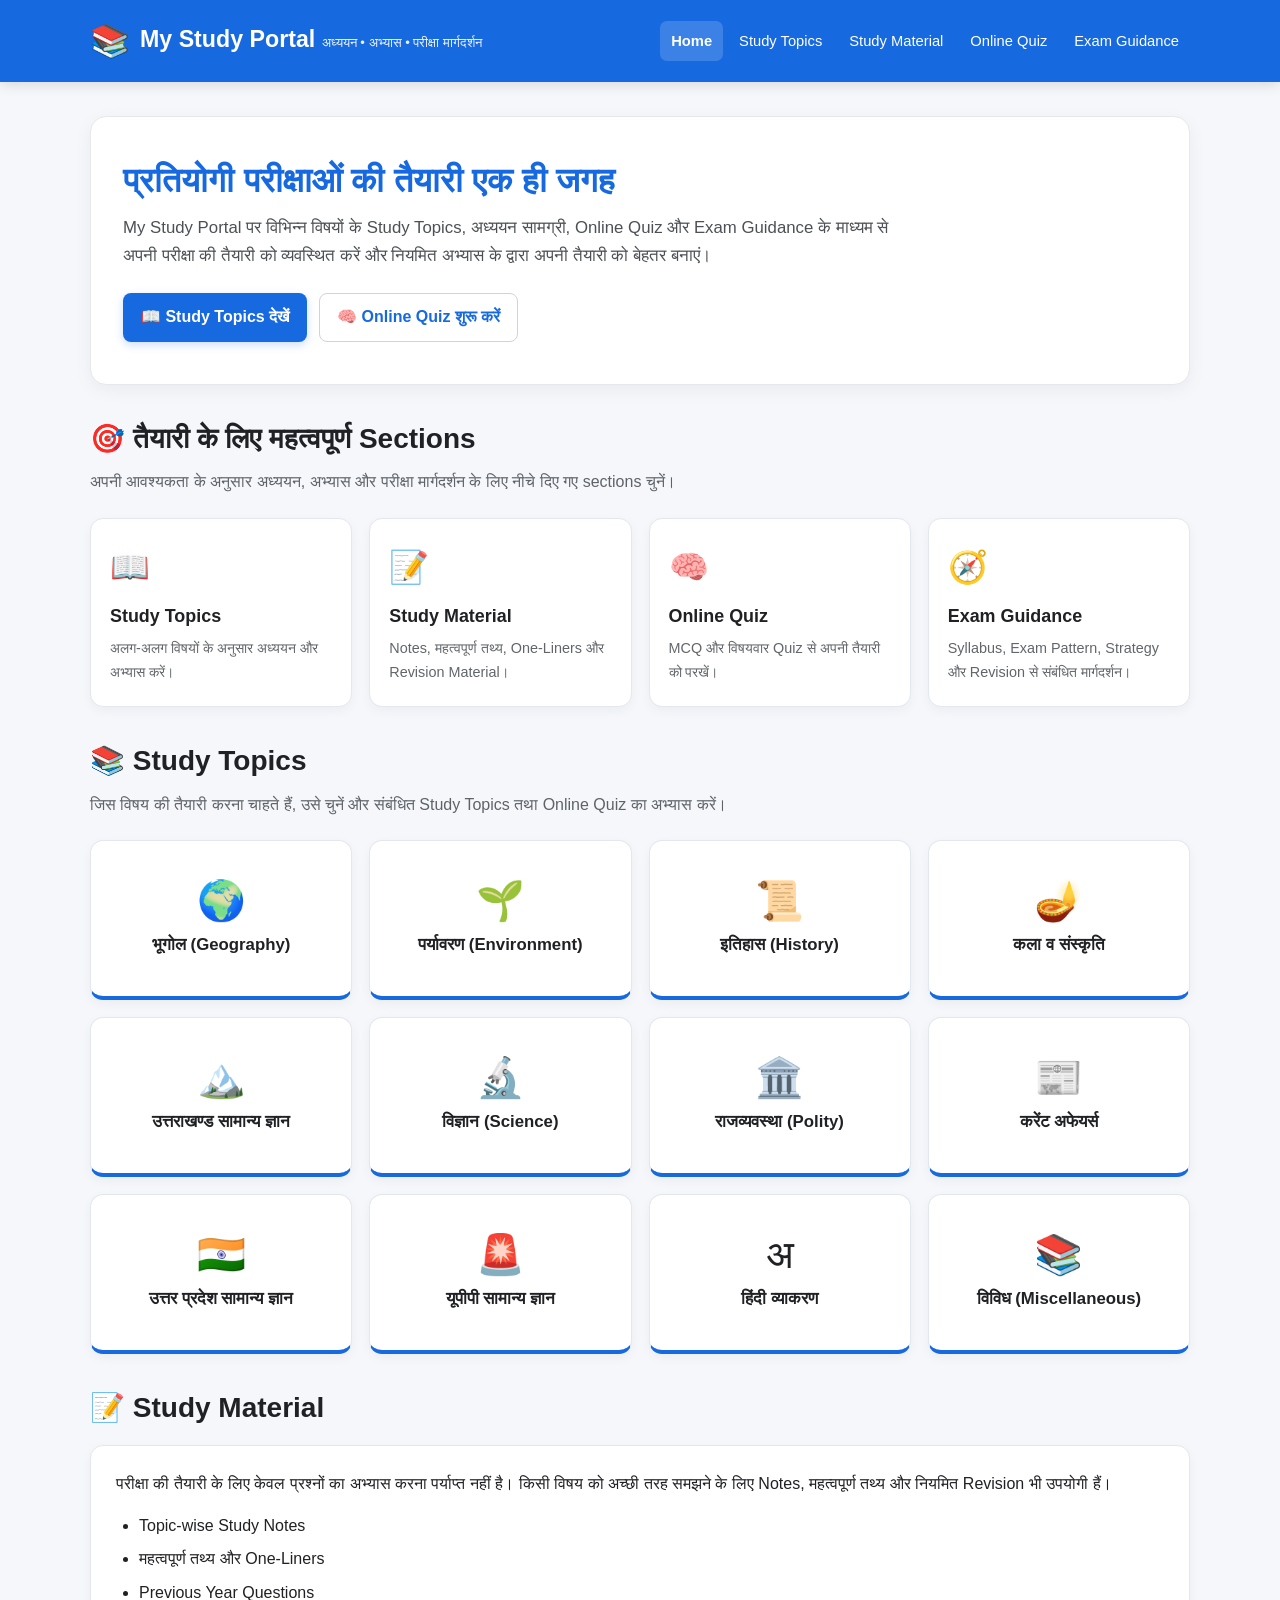
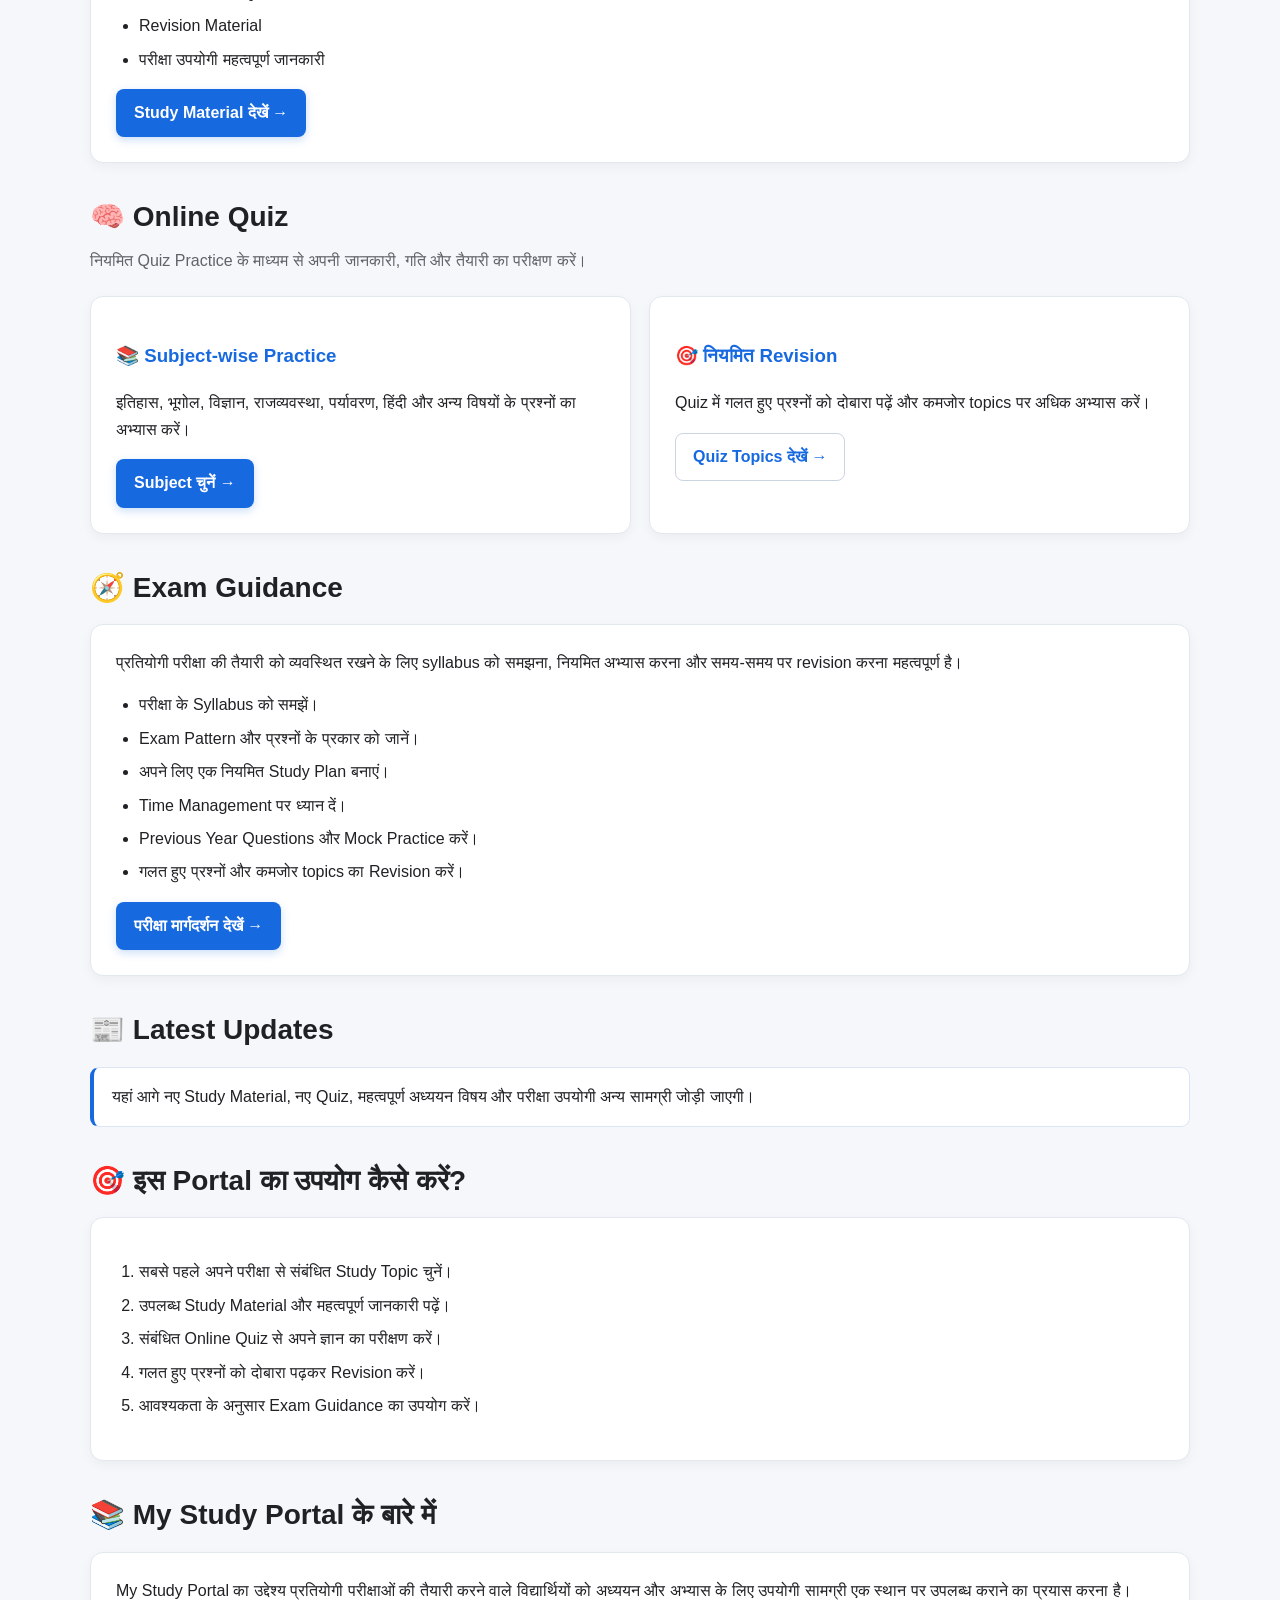
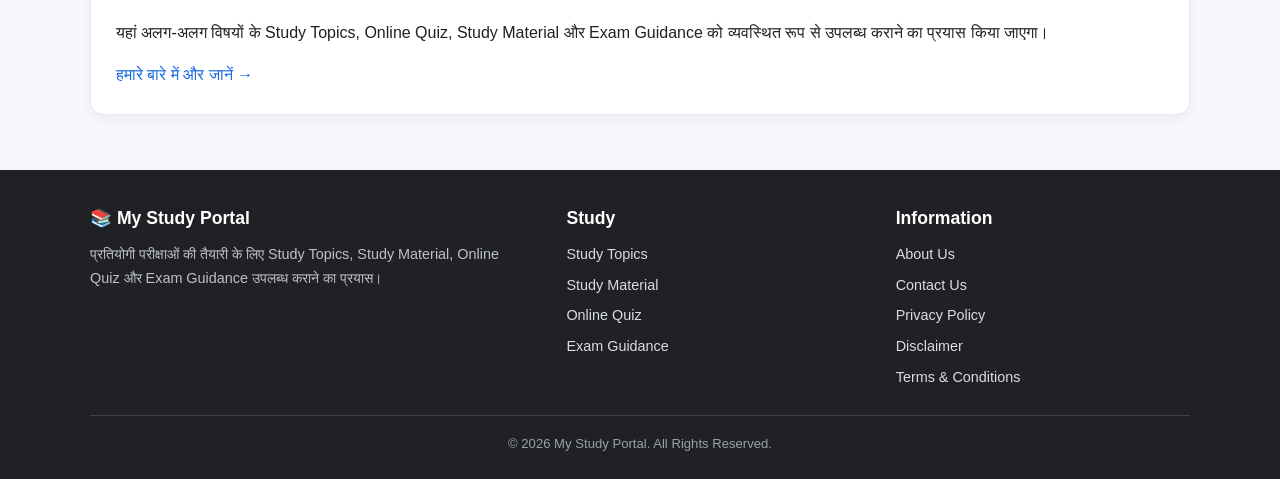
<file: index.html>
<!DOCTYPE html>
<html lang="hi">
<head>
  <meta charset="UTF-8">

  <meta name="viewport"
        content="width=device-width, initial-scale=1.0">

  <title>My Study Portal - Online Quiz, Study Material & Exam Guidance</title>

  <meta name="description"
        content="प्रतियोगी परीक्षाओं की तैयारी के लिए Study Topics, Study Material, Online Quiz, Current Affairs और Exam Guidance एक ही जगह।">

  <meta name="robots"
        content="index, follow">

  <meta name="theme-color"
        content="#1769e0">

  <link rel="stylesheet"
        href="style.css">
</head>

<body>

<!-- =====================================================
     HEADER
     ===================================================== -->

<header class="site-header">

  <div class="header-inner">

    <a href="index.html"
       class="site-brand"
       aria-label="My Study Portal Home">

      <span class="site-brand-icon">📚</span>

      <span class="site-brand-text">
        <span class="site-brand-title">
          My Study Portal
        </span>

        <span class="site-brand-tagline">
          अध्ययन • अभ्यास • परीक्षा मार्गदर्शन
        </span>
      </span>

    </a>


    <nav class="main-nav"
         aria-label="मुख्य नेविगेशन">

      <a href="index.html"
         class="active">
        Home
      </a>

      <a href="#study-topics">
        Study Topics
      </a>

      <a href="study-material.html">
        Study Material
      </a>

      <a href="#online-quiz">
        Online Quiz
      </a>

      <a href="exam-guidance.html">
        Exam Guidance
      </a>

    </nav>

  </div>

</header>


<!-- =====================================================
     MAIN CONTENT
     ===================================================== -->

<main class="container">


  <!-- ===================================================
       HERO
       =================================================== -->

  <section class="hero">

    <h1>
      प्रतियोगी परीक्षाओं की तैयारी एक ही जगह
    </h1>

    <p>
      My Study Portal पर विभिन्न विषयों के Study Topics,
      अध्ययन सामग्री, Online Quiz और Exam Guidance के माध्यम
      से अपनी परीक्षा की तैयारी को व्यवस्थित करें और नियमित
      अभ्यास के द्वारा अपनी तैयारी को बेहतर बनाएं।
    </p>

    <div class="hero-actions">

      <a href="#study-topics"
         class="btn btn-primary">
        📖 Study Topics देखें
      </a>

      <a href="#online-quiz"
         class="btn btn-secondary">
        🧠 Online Quiz शुरू करें
      </a>

    </div>

  </section>


  <!-- ===================================================
       QUICK ACCESS
       =================================================== -->

  <section class="section">

    <h2 class="section-title">
      🎯 तैयारी के लिए महत्वपूर्ण Sections
    </h2>

    <p class="section-description">
      अपनी आवश्यकता के अनुसार अध्ययन, अभ्यास और परीक्षा
      मार्गदर्शन के लिए नीचे दिए गए sections चुनें।
    </p>


    <div class="quick-grid">


      <!-- STUDY TOPICS -->

      <a href="#study-topics"
         class="quick-card">

        <div class="quick-icon">
          📖
        </div>

        <div class="quick-title">
          Study Topics
        </div>

        <div class="quick-text">
          अलग-अलग विषयों के अनुसार अध्ययन और अभ्यास करें।
        </div>

      </a>


      <!-- STUDY MATERIAL -->

      <a href="study-material.html"
         class="quick-card">

        <div class="quick-icon">
          📝
        </div>

        <div class="quick-title">
          Study Material
        </div>

        <div class="quick-text">
          Notes, महत्वपूर्ण तथ्य, One-Liners और Revision Material।
        </div>

      </a>


      <!-- ONLINE QUIZ -->

      <a href="#online-quiz"
         class="quick-card">

        <div class="quick-icon">
          🧠
        </div>

        <div class="quick-title">
          Online Quiz
        </div>

        <div class="quick-text">
          MCQ और विषयवार Quiz से अपनी तैयारी को परखें।
        </div>

      </a>


      <!-- EXAM GUIDANCE -->

      <a href="exam-guidance.html"
         class="quick-card">

        <div class="quick-icon">
          🧭
        </div>

        <div class="quick-title">
          Exam Guidance
        </div>

        <div class="quick-text">
          Syllabus, Exam Pattern, Strategy और Revision से संबंधित मार्गदर्शन।
        </div>

      </a>


    </div>

  </section>


  <!-- ===================================================
       STUDY TOPICS
       =================================================== -->

  <section class="section"
           id="study-topics">

    <h2 class="section-title">
      📚 Study Topics
    </h2>

    <p class="section-description">
      जिस विषय की तैयारी करना चाहते हैं, उसे चुनें और
      संबंधित Study Topics तथा Online Quiz का अभ्यास करें।
    </p>


    <div class="subject-grid">


      <!-- GEOGRAPHY -->

      <a href="geography.html"
         class="subject-card">

        <div class="subject-icon">
          🌍
        </div>

        <div class="subject-title">
          भूगोल (Geography)
        </div>

      </a>


      <!-- ENVIRONMENT -->

      <a href="env.html"
         class="subject-card">

        <div class="subject-icon">
          🌱
        </div>

        <div class="subject-title">
          पर्यावरण (Environment)
        </div>

      </a>


      <!-- HISTORY -->

      <a href="history.html"
         class="subject-card">

        <div class="subject-icon">
          📜
        </div>

        <div class="subject-title">
          इतिहास (History)
        </div>

      </a>


      <!-- ART & CULTURE -->

      <a href="anc.html"
         class="subject-card">

        <div class="subject-icon">
          🪔
        </div>

        <div class="subject-title">
          कला व संस्कृति
        </div>

      </a>


      <!-- UTTARAKHAND -->

      <a href="uttarakhand.html"
         class="subject-card">

        <div class="subject-icon">
          🏔️
        </div>

        <div class="subject-title">
          उत्तराखण्ड सामान्य ज्ञान
        </div>

      </a>


      <!-- SCIENCE -->

      <a href="science.html"
         class="subject-card">

        <div class="subject-icon">
          🔬
        </div>

        <div class="subject-title">
          विज्ञान (Science)
        </div>

      </a>


      <!-- POLITY -->

      <a href="polity.html"
         class="subject-card">

        <div class="subject-icon">
          🏛️
        </div>

        <div class="subject-title">
          राजव्यवस्था (Polity)
        </div>

      </a>


      <!-- CURRENT AFFAIRS -->

      <a href="current_affairs.html"
         class="subject-card">

        <div class="subject-icon">
          📰
        </div>

        <div class="subject-title">
          करेंट अफेयर्स
        </div>

      </a>


      <!-- UP GK -->

      <a href="up.html"
         class="subject-card">

        <div class="subject-icon">
          🇮🇳
        </div>

        <div class="subject-title">
          उत्तर प्रदेश सामान्य ज्ञान
        </div>

      </a>


      <!-- UPP -->

      <a href="upp.html"
         class="subject-card">

        <div class="subject-icon">
          🚨
        </div>

        <div class="subject-title">
          यूपीपी सामान्य ज्ञान
        </div>

      </a>


      <!-- HINDI -->

      <a href="hindi.html"
         class="subject-card">

        <div class="subject-icon">
          अ
        </div>

        <div class="subject-title">
          हिंदी व्याकरण
        </div>

      </a>


      <!-- MISC -->

      <a href="misc.html"
         class="subject-card">

        <div class="subject-icon">
          📚
        </div>

        <div class="subject-title">
          विविध (Miscellaneous)
        </div>

      </a>


    </div>

  </section>


  <!-- ===================================================
       STUDY MATERIAL
       =================================================== -->

  <section class="section">

    <h2 class="section-title">
      📝 Study Material
    </h2>


    <div class="content-box">

      <p>
        परीक्षा की तैयारी के लिए केवल प्रश्नों का अभ्यास करना
        पर्याप्त नहीं है। किसी विषय को अच्छी तरह समझने के लिए
        Notes, महत्वपूर्ण तथ्य और नियमित Revision भी उपयोगी हैं।
      </p>

      <ul>

        <li>
          Topic-wise Study Notes
        </li>

        <li>
          महत्वपूर्ण तथ्य और One-Liners
        </li>

        <li>
          Previous Year Questions
        </li>

        <li>
          Revision Material
        </li>

        <li>
          परीक्षा उपयोगी महत्वपूर्ण जानकारी
        </li>

      </ul>


      <p>
        <a href="study-material.html"
           class="btn btn-primary">
          Study Material देखें →
        </a>
      </p>

    </div>

  </section>


  <!-- ===================================================
       ONLINE QUIZ
       =================================================== -->

  <section class="section"
           id="online-quiz">

    <h2 class="section-title">
      🧠 Online Quiz
    </h2>

    <p class="section-description">
      नियमित Quiz Practice के माध्यम से अपनी जानकारी,
      गति और तैयारी का परीक्षण करें।
    </p>


    <div class="content-grid">


      <div class="content-box">

        <h3>
          📚 Subject-wise Practice
        </h3>

        <p>
          इतिहास, भूगोल, विज्ञान, राजव्यवस्था, पर्यावरण,
          हिंदी और अन्य विषयों के प्रश्नों का अभ्यास करें।
        </p>

        <a href="#study-topics"
           class="btn btn-primary">
          Subject चुनें →
        </a>

      </div>


      <div class="content-box">

        <h3>
          🎯 नियमित Revision
        </h3>

        <p>
          Quiz में गलत हुए प्रश्नों को दोबारा पढ़ें और
          कमजोर topics पर अधिक अभ्यास करें।
        </p>

        <a href="#study-topics"
           class="btn btn-secondary">
          Quiz Topics देखें →
        </a>

      </div>


    </div>

  </section>


  <!-- ===================================================
       EXAM GUIDANCE
       =================================================== -->

  <section class="section">

    <h2 class="section-title">
      🧭 Exam Guidance
    </h2>


    <div class="content-box">

      <p>
        प्रतियोगी परीक्षा की तैयारी को व्यवस्थित रखने के लिए
        syllabus को समझना, नियमित अभ्यास करना और समय-समय पर
        revision करना महत्वपूर्ण है।
      </p>


      <ul>

        <li>
          परीक्षा के Syllabus को समझें।
        </li>

        <li>
          Exam Pattern और प्रश्नों के प्रकार को जानें।
        </li>

        <li>
          अपने लिए एक नियमित Study Plan बनाएं।
        </li>

        <li>
          Time Management पर ध्यान दें।
        </li>

        <li>
          Previous Year Questions और Mock Practice करें।
        </li>

        <li>
          गलत हुए प्रश्नों और कमजोर topics का Revision करें।
        </li>

      </ul>


      <p>

        <a href="exam-guidance.html"
           class="btn btn-primary">
          परीक्षा मार्गदर्शन देखें →
        </a>

      </p>

    </div>

  </section>


  <!-- ===================================================
       LATEST UPDATES
       =================================================== -->

  <section class="section">

    <h2 class="section-title">
      📰 Latest Updates
    </h2>


    <div class="notice">

      <p>
        यहां आगे नए Study Material, नए Quiz, महत्वपूर्ण
        अध्ययन विषय और परीक्षा उपयोगी अन्य सामग्री जोड़ी जाएगी।
      </p>

    </div>

  </section>


  <!-- ===================================================
       HOW TO USE
       =================================================== -->

  <section class="section">

    <h2 class="section-title">
      🎯 इस Portal का उपयोग कैसे करें?
    </h2>


    <div class="content-box">

      <ol>

        <li>
          सबसे पहले अपने परीक्षा से संबंधित Study Topic चुनें।
        </li>

        <li>
          उपलब्ध Study Material और महत्वपूर्ण जानकारी पढ़ें।
        </li>

        <li>
          संबंधित Online Quiz से अपने ज्ञान का परीक्षण करें।
        </li>

        <li>
          गलत हुए प्रश्नों को दोबारा पढ़कर Revision करें।
        </li>

        <li>
          आवश्यकता के अनुसार Exam Guidance का उपयोग करें।
        </li>

      </ol>

    </div>

  </section>


  <!-- ===================================================
       ABOUT PORTAL
       =================================================== -->

  <section class="section">

    <h2 class="section-title">
      📚 My Study Portal के बारे में
    </h2>


    <div class="content-box">

      <p>
        My Study Portal का उद्देश्य प्रतियोगी परीक्षाओं की
        तैयारी करने वाले विद्यार्थियों को अध्ययन और अभ्यास
        के लिए उपयोगी सामग्री एक स्थान पर उपलब्ध कराने का प्रयास
        करना है।
      </p>

      <p>
        यहां अलग-अलग विषयों के Study Topics, Online Quiz,
        Study Material और Exam Guidance को व्यवस्थित रूप से
        उपलब्ध कराने का प्रयास किया जाएगा।
      </p>

      <p>
        <a href="about.html">
          हमारे बारे में और जानें →
        </a>
      </p>

    </div>

  </section>


</main>


<!-- =====================================================
     FOOTER
     ===================================================== -->

<footer class="site-footer">

  <div class="footer-inner">


    <div class="footer-grid">


      <!-- ABOUT -->

      <div>

        <h2 class="footer-title">
          📚 My Study Portal
        </h2>

        <p class="footer-text">
          प्रतियोगी परीक्षाओं की तैयारी के लिए Study Topics,
          Study Material, Online Quiz और Exam Guidance उपलब्ध
          कराने का प्रयास।
        </p>

      </div>


      <!-- STUDY -->

      <div>

        <h2 class="footer-title">
          Study
        </h2>

        <div class="footer-links">

          <a href="#study-topics">
            Study Topics
          </a>

          <a href="study-material.html">
            Study Material
          </a>

          <a href="#online-quiz">
            Online Quiz
          </a>

          <a href="exam-guidance.html">
            Exam Guidance
          </a>

        </div>

      </div>


      <!-- INFORMATION -->

      <div>

        <h2 class="footer-title">
          Information
        </h2>

        <div class="footer-links">

          <a href="about.html">
            About Us
          </a>

          <a href="contact.html">
            Contact Us
          </a>

          <a href="privacy.html">
            Privacy Policy
          </a>

          <a href="disclaimer.html">
            Disclaimer
          </a>

          <a href="terms.html">
            Terms & Conditions
          </a>

        </div>

      </div>


    </div>


    <div class="footer-bottom">

      © 2026 My Study Portal. All Rights Reserved.

    </div>


  </div>

</footer>


</body>
</html>
</file>
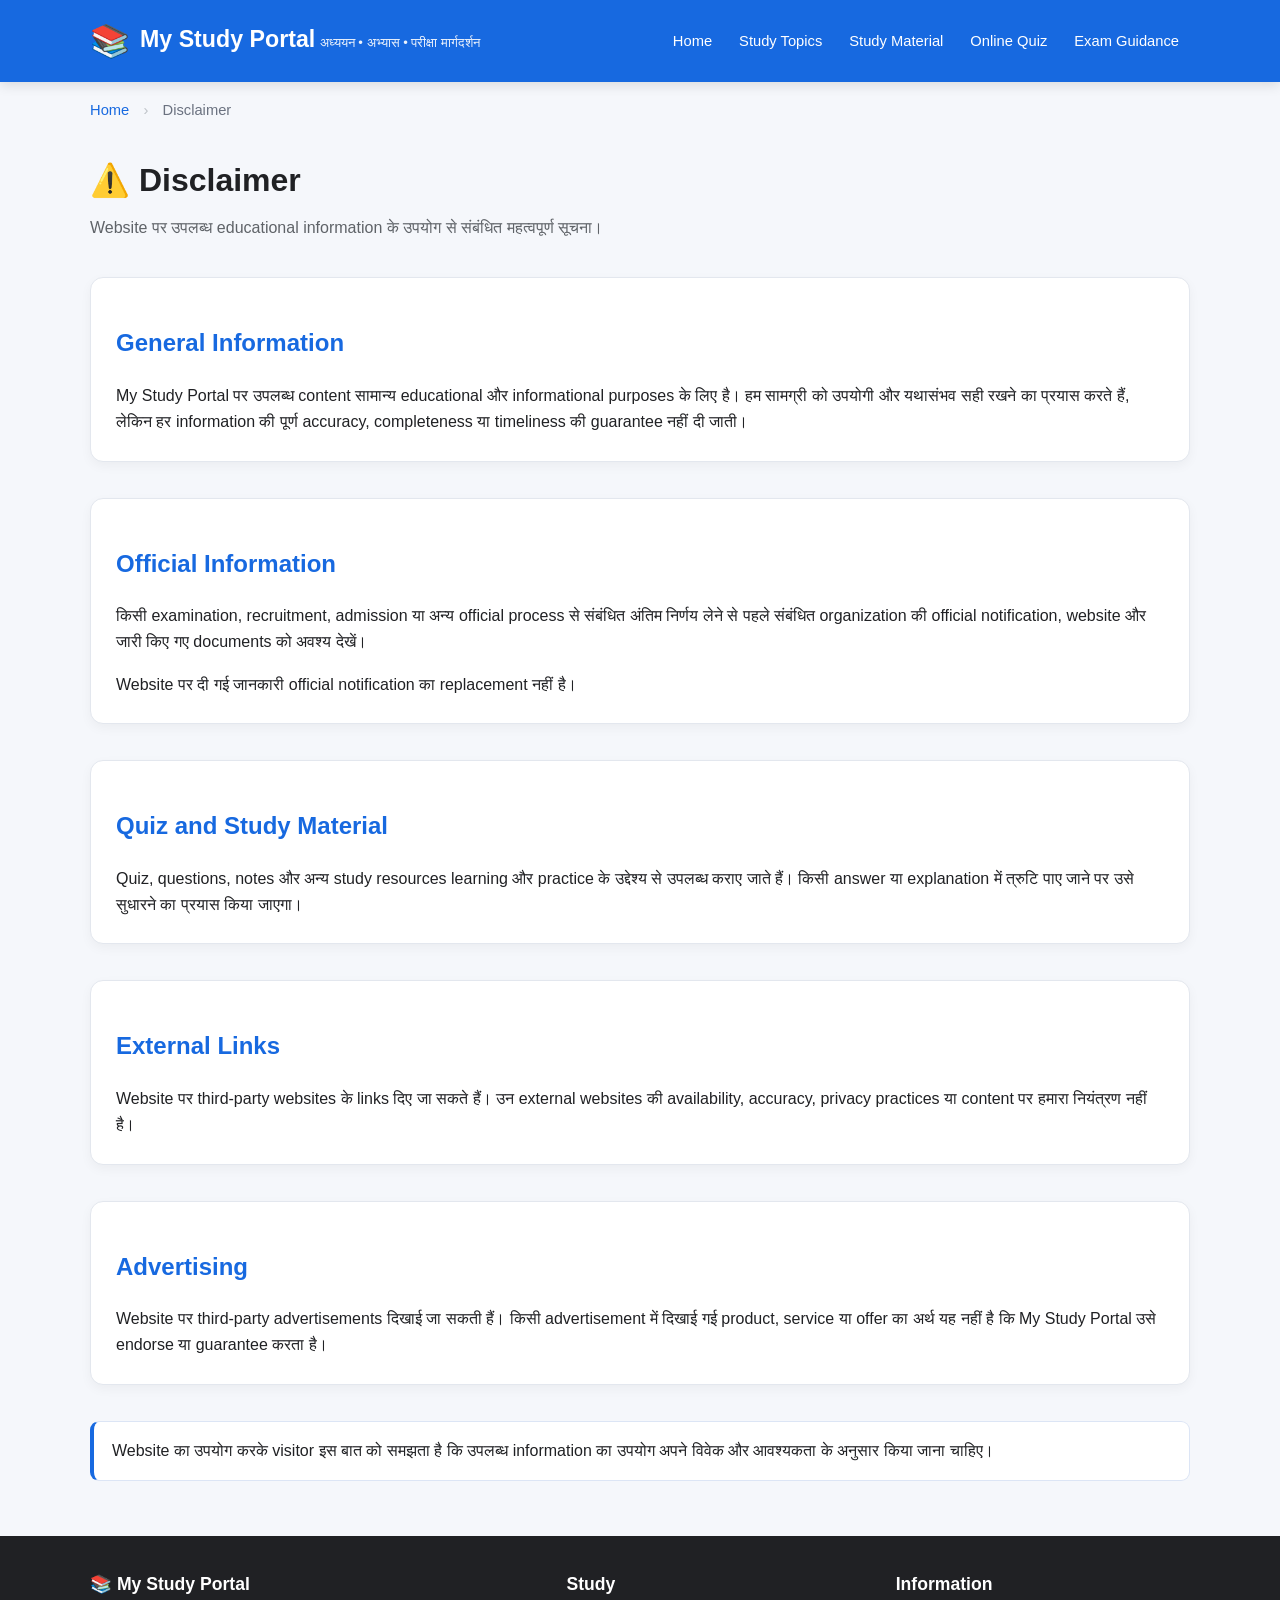
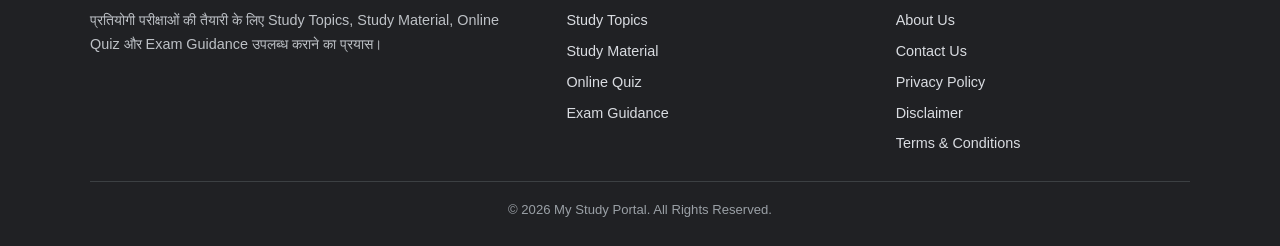
<file: disclaimer.html>
<!DOCTYPE html>
<html lang="hi">
<head>
  <meta charset="UTF-8">
  <meta name="viewport" content="width=device-width, initial-scale=1.0">
  <title>Disclaimer | My Study Portal</title>
  <meta name="description" content="My Study Portal का Disclaimer और educational information के उपयोग से संबंधित महत्वपूर्ण जानकारी।">
  <meta name="robots" content="index, follow">
  <meta name="theme-color" content="#1769e0">
  <link rel="stylesheet" href="style.css">
</head>
<body>
<header class="site-header">
  <div class="header-inner">
    <a href="index.html" class="site-brand" aria-label="My Study Portal Home">
      <span class="site-brand-icon">📚</span>
      <span class="site-brand-text">
        <span class="site-brand-title">My Study Portal</span>
        <span class="site-brand-tagline">अध्ययन • अभ्यास • परीक्षा मार्गदर्शन</span>
      </span>
    </a>
    <nav class="main-nav" aria-label="मुख्य नेविगेशन">
      <a href="index.html">Home</a>
      <a href="index.html#study-topics">Study Topics</a>
      <a href="study-material.html">Study Material</a>
      <a href="index.html#online-quiz">Online Quiz</a>
      <a href="exam-guidance.html">Exam Guidance</a>
    </nav>
  </div>
</header>

<main class="container">
  <div class="breadcrumb">
    <a href="index.html">Home</a>
    <span class="breadcrumb-separator">›</span>
    <span>Disclaimer</span>
  </div>

  <section class="page-header">
    <h1>⚠️ Disclaimer</h1>
    <p>Website पर उपलब्ध educational information के उपयोग से संबंधित महत्वपूर्ण सूचना।</p>
  </section>

  <section class="section">
    <div class="content-box">
      <h2>General Information</h2>
      <p>
        My Study Portal पर उपलब्ध content सामान्य educational और informational
        purposes के लिए है। हम सामग्री को उपयोगी और यथासंभव सही रखने का प्रयास
        करते हैं, लेकिन हर information की पूर्ण accuracy, completeness या
        timeliness की guarantee नहीं दी जाती।
      </p>
    </div>
  </section>

  <section class="section">
    <div class="content-box">
      <h2>Official Information</h2>
      <p>
        किसी examination, recruitment, admission या अन्य official process से
        संबंधित अंतिम निर्णय लेने से पहले संबंधित organization की official
        notification, website और जारी किए गए documents को अवश्य देखें।
      </p>
      <p>
        Website पर दी गई जानकारी official notification का replacement नहीं है।
      </p>
    </div>
  </section>

  <section class="section">
    <div class="content-box">
      <h2>Quiz and Study Material</h2>
      <p>
        Quiz, questions, notes और अन्य study resources learning और practice
        के उद्देश्य से उपलब्ध कराए जाते हैं। किसी answer या explanation में
        त्रुटि पाए जाने पर उसे सुधारने का प्रयास किया जाएगा।
      </p>
    </div>
  </section>

  <section class="section">
    <div class="content-box">
      <h2>External Links</h2>
      <p>
        Website पर third-party websites के links दिए जा सकते हैं। उन external
        websites की availability, accuracy, privacy practices या content पर
        हमारा नियंत्रण नहीं है।
      </p>
    </div>
  </section>

  <section class="section">
    <div class="content-box">
      <h2>Advertising</h2>
      <p>
        Website पर third-party advertisements दिखाई जा सकती हैं। किसी
        advertisement में दिखाई गई product, service या offer का अर्थ यह नहीं
        है कि My Study Portal उसे endorse या guarantee करता है।
      </p>
    </div>
  </section>

  <section class="section">
    <div class="notice">
      <p>
        Website का उपयोग करके visitor इस बात को समझता है कि उपलब्ध information
        का उपयोग अपने विवेक और आवश्यकता के अनुसार किया जाना चाहिए।
      </p>
    </div>
  </section>
</main>

<footer class="site-footer">
  <div class="footer-inner">
    <div class="footer-grid">
      <div>
        <h2 class="footer-title">📚 My Study Portal</h2>
        <p class="footer-text">प्रतियोगी परीक्षाओं की तैयारी के लिए Study Topics, Study Material, Online Quiz और Exam Guidance उपलब्ध कराने का प्रयास।</p>
      </div>
      <div>
        <h2 class="footer-title">Study</h2>
        <div class="footer-links">
          <a href="index.html#study-topics">Study Topics</a>
          <a href="study-material.html">Study Material</a>
          <a href="index.html#online-quiz">Online Quiz</a>
          <a href="exam-guidance.html">Exam Guidance</a>
        </div>
      </div>
      <div>
        <h2 class="footer-title">Information</h2>
        <div class="footer-links">
          <a href="about.html">About Us</a>
          <a href="contact.html">Contact Us</a>
          <a href="privacy.html">Privacy Policy</a>
          <a href="disclaimer.html">Disclaimer</a>
          <a href="terms.html">Terms &amp; Conditions</a>
        </div>
      </div>
    </div>
    <div class="footer-bottom">© 2026 My Study Portal. All Rights Reserved.</div>
  </div>
</footer>
</body>
</html>
</file>
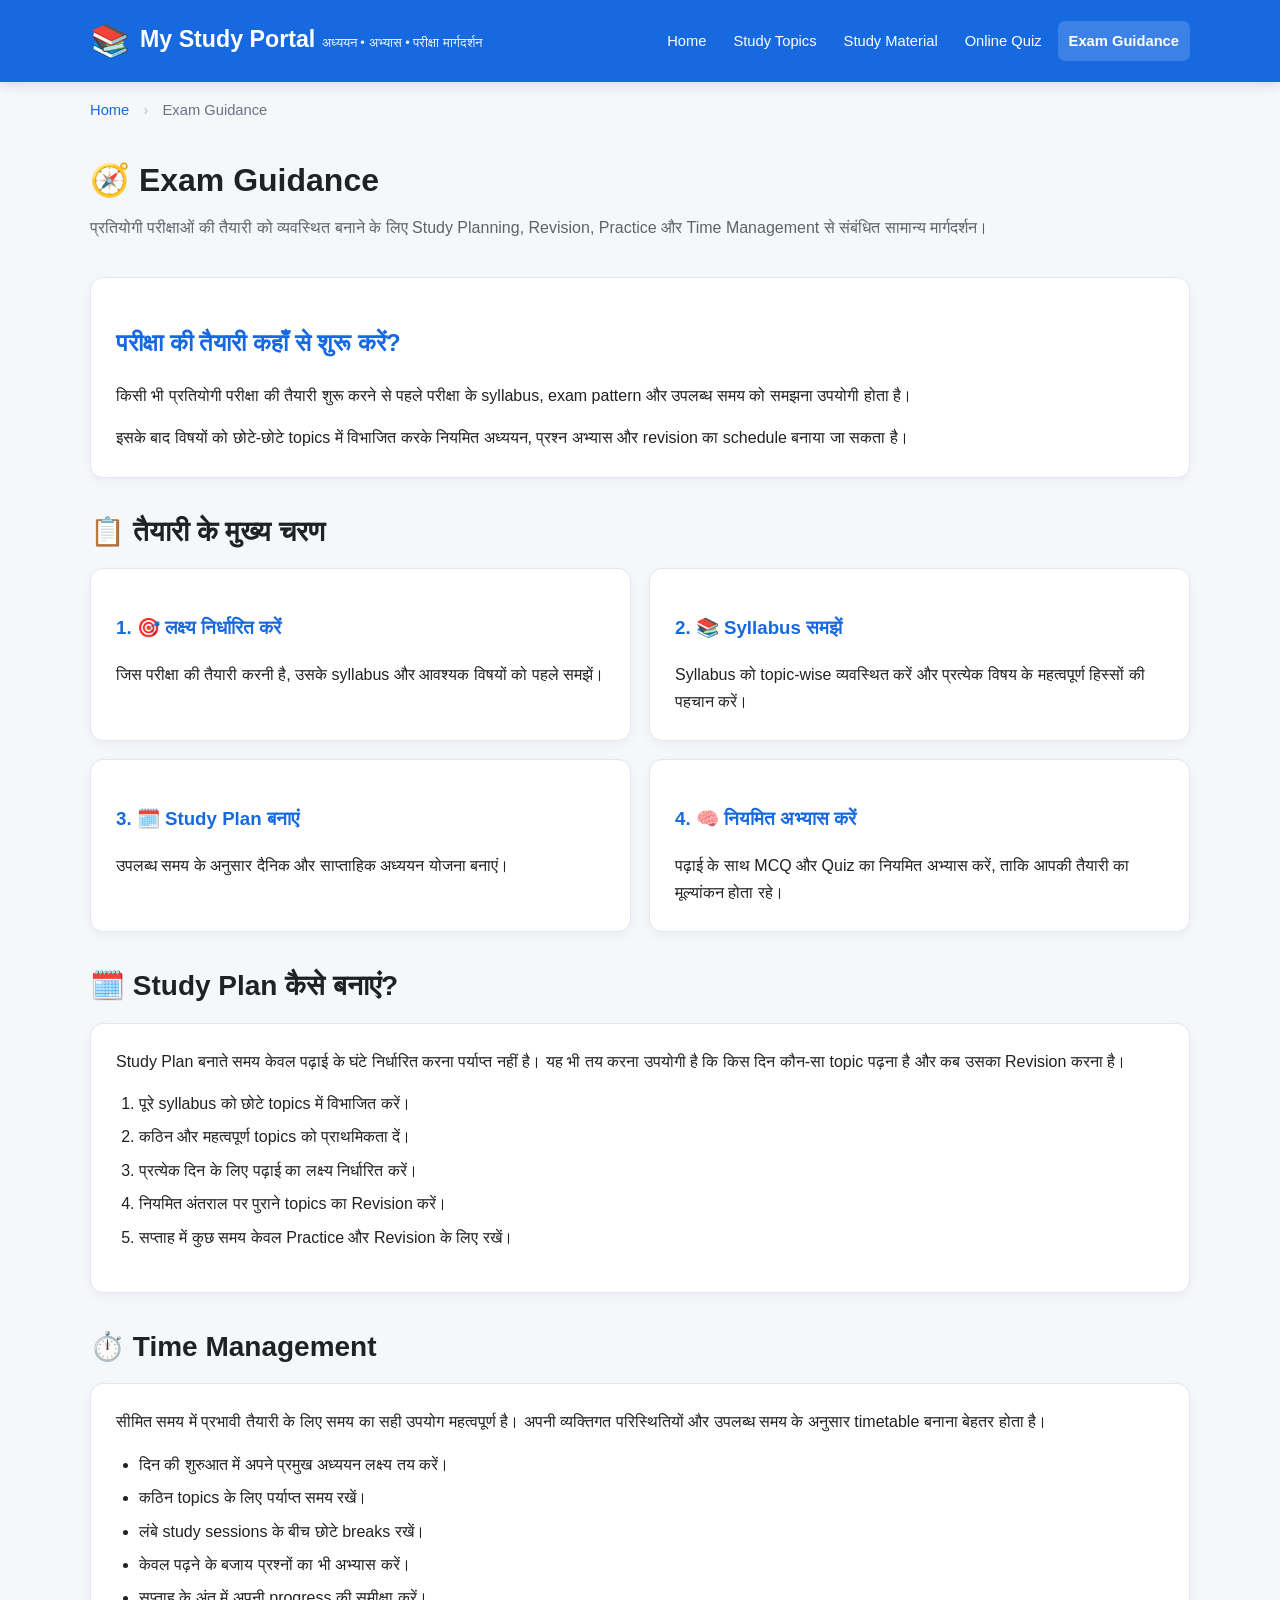
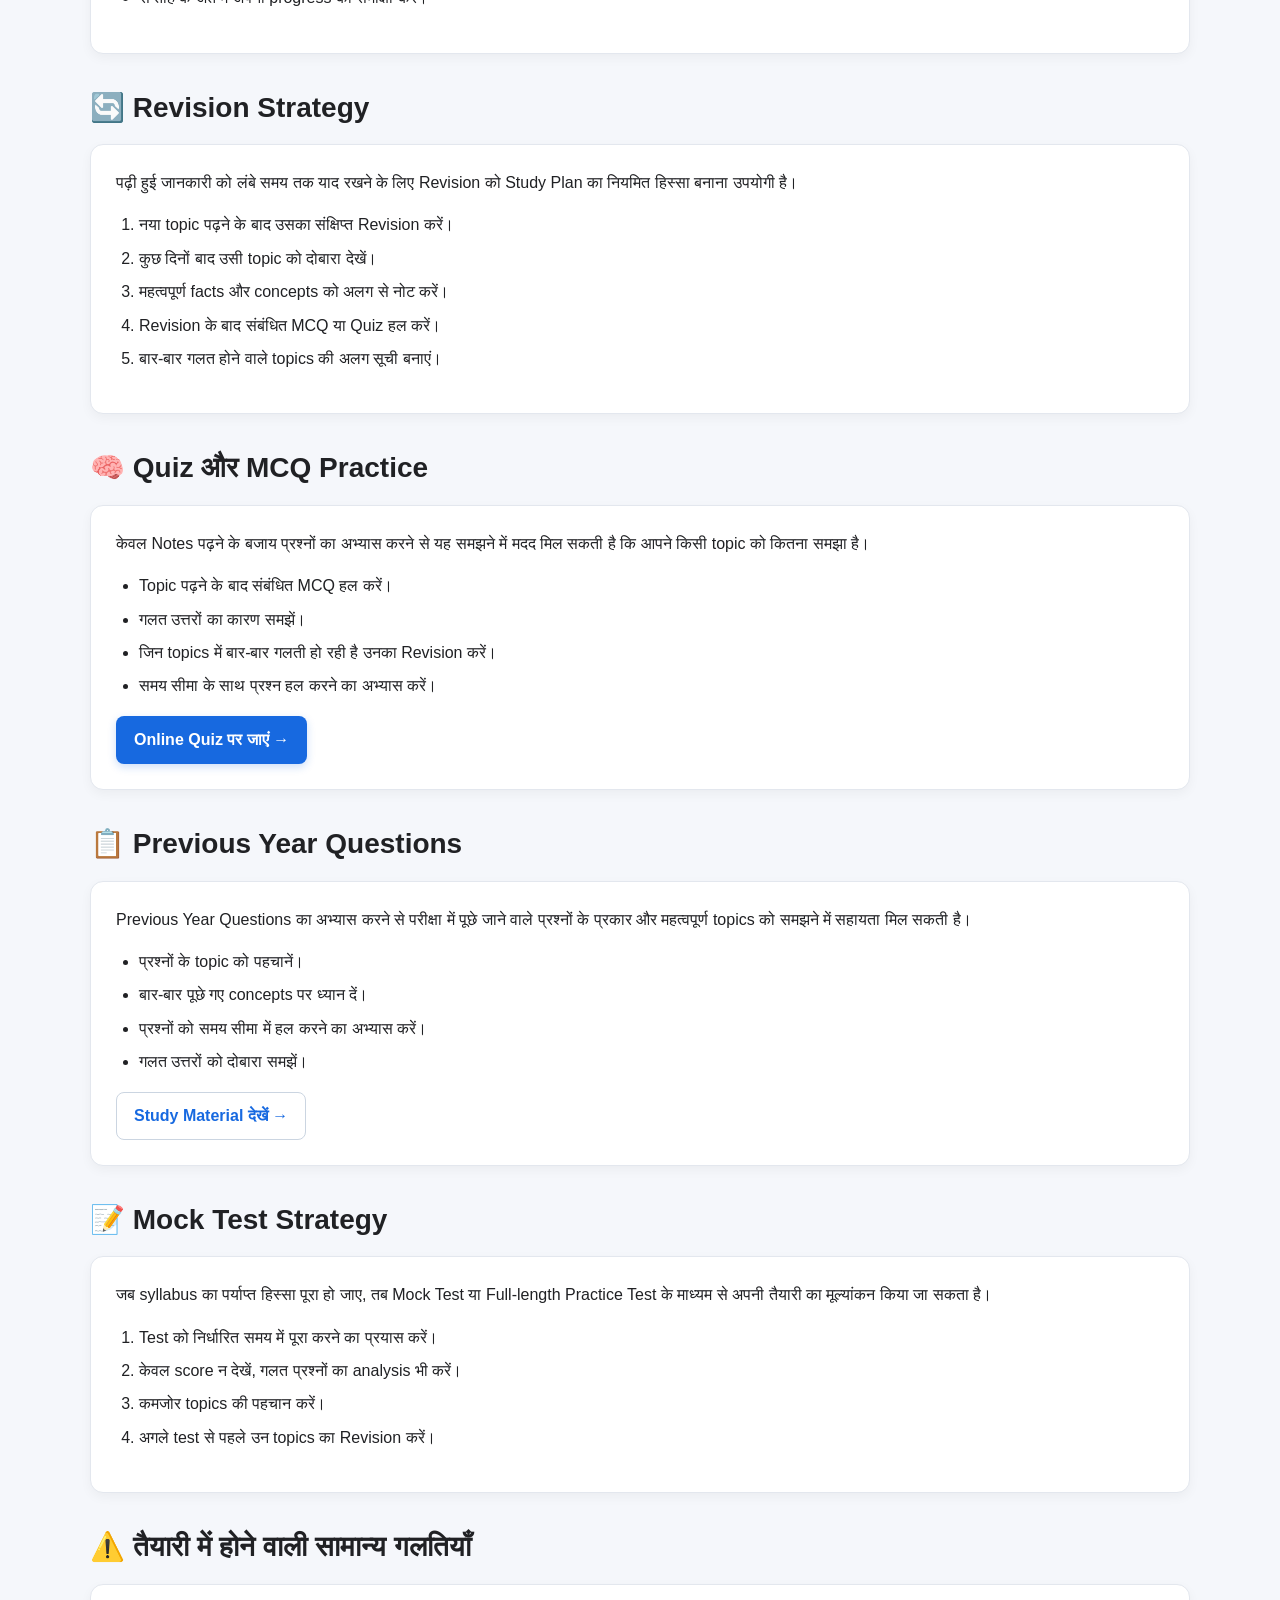
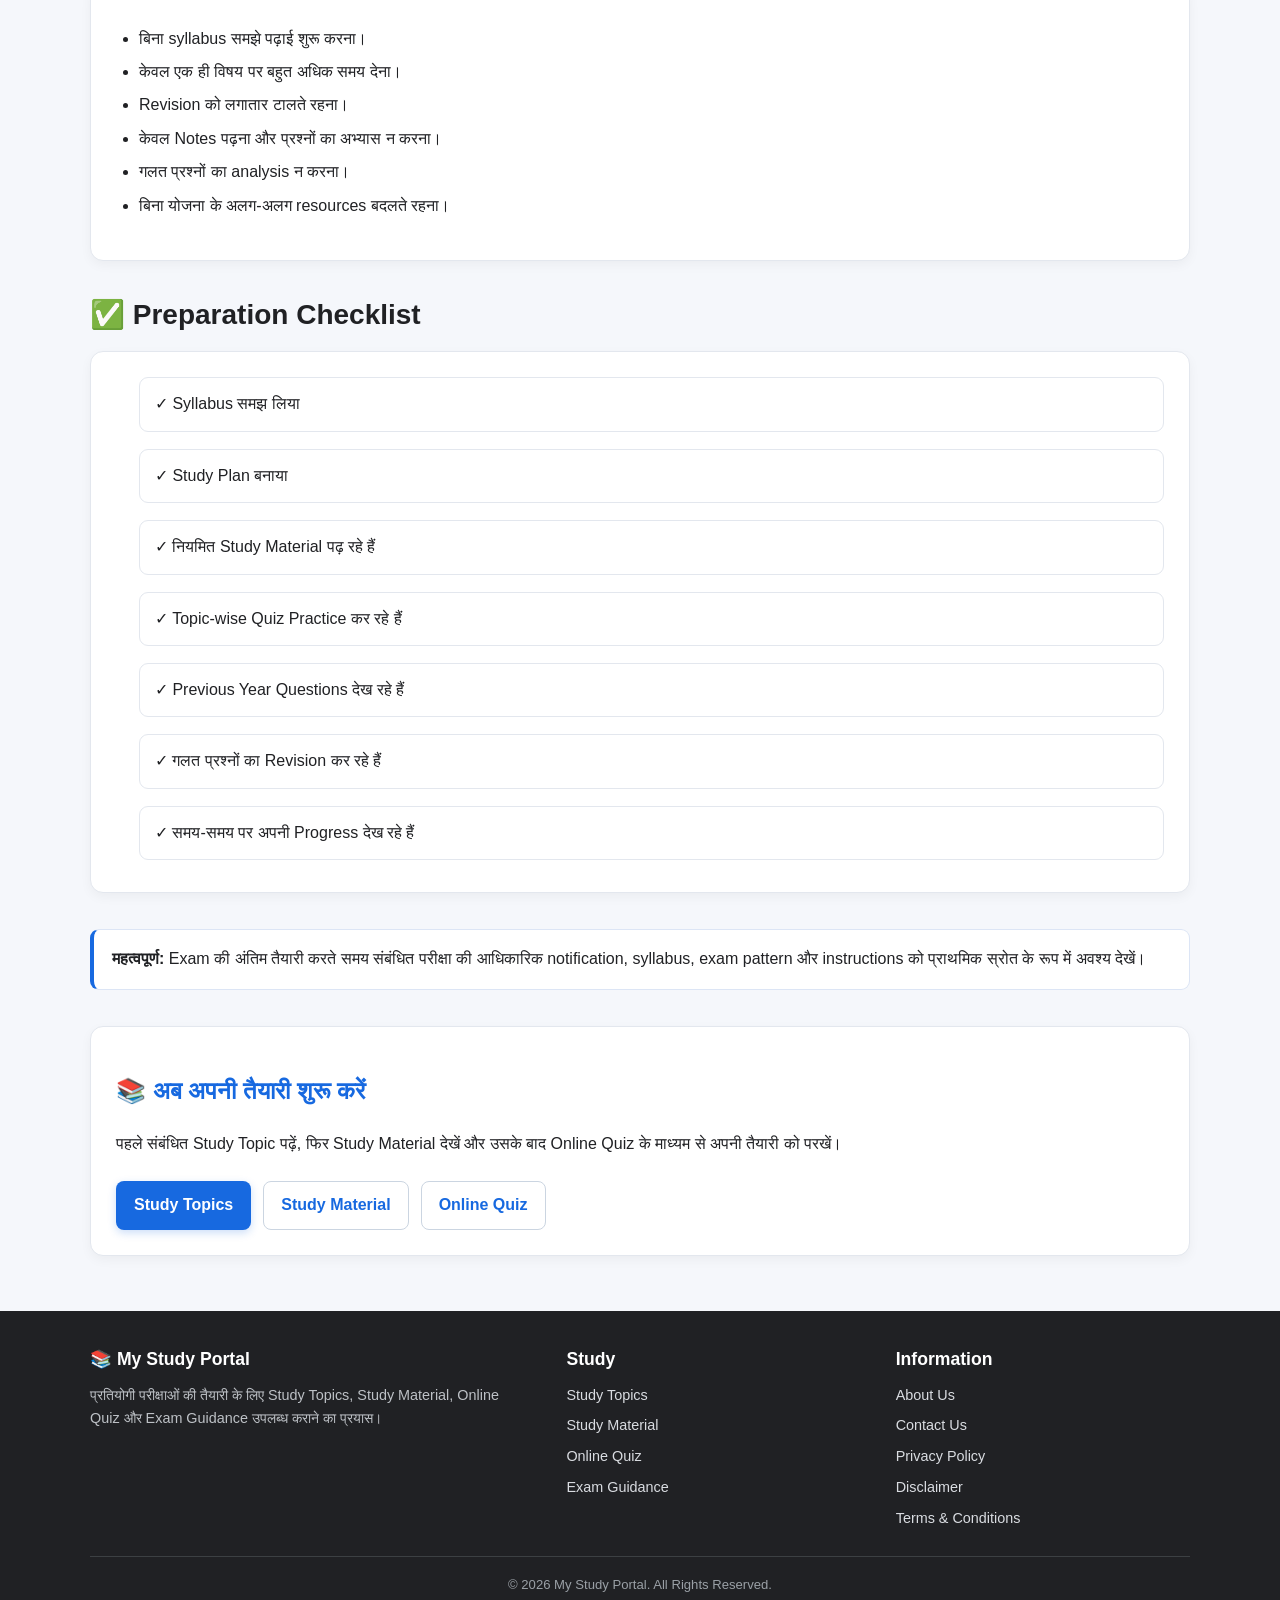
<file: exam-guidance.html>
<!DOCTYPE html>
<html lang="hi">
<head>
  <meta charset="UTF-8">

  <meta name="viewport"
        content="width=device-width, initial-scale=1.0">

  <title>Exam Guidance - Study Plan, Strategy & Preparation Tips | My Study Portal</title>

  <meta name="description"
        content="प्रतियोगी परीक्षाओं की तैयारी के लिए Study Plan, Syllabus, Exam Pattern, Time Management, Revision Strategy और परीक्षा तैयारी से संबंधित मार्गदर्शन।">

  <meta name="robots"
        content="index, follow">

  <meta name="theme-color"
        content="#1769e0">

  <link rel="stylesheet"
        href="style.css">
</head>

<body>

<!-- =====================================================
     HEADER
     ===================================================== -->

<header class="site-header">

  <div class="header-inner">

    <a href="index.html"
       class="site-brand"
       aria-label="My Study Portal Home">

      <span class="site-brand-icon">
        📚
      </span>

      <span class="site-brand-text">

        <span class="site-brand-title">
          My Study Portal
        </span>

        <span class="site-brand-tagline">
          अध्ययन • अभ्यास • परीक्षा मार्गदर्शन
        </span>

      </span>

    </a>


    <nav class="main-nav"
         aria-label="मुख्य नेविगेशन">

      <a href="index.html">
        Home
      </a>

      <a href="index.html#study-topics">
        Study Topics
      </a>

      <a href="study-material.html">
        Study Material
      </a>

      <a href="index.html#online-quiz">
        Online Quiz
      </a>

      <a href="exam-guidance.html"
         class="active">
        Exam Guidance
      </a>

    </nav>

  </div>

</header>


<!-- =====================================================
     MAIN CONTENT
     ===================================================== -->

<main class="container">


  <!-- BREADCRUMB -->

  <div class="breadcrumb">

    <a href="index.html">
      Home
    </a>

    <span class="breadcrumb-separator">
      ›
    </span>

    <span>
      Exam Guidance
    </span>

  </div>


  <!-- PAGE HEADER -->

  <section class="page-header">

    <h1>
      🧭 Exam Guidance
    </h1>

    <p>
      प्रतियोगी परीक्षाओं की तैयारी को व्यवस्थित बनाने के लिए
      Study Planning, Revision, Practice और Time Management से
      संबंधित सामान्य मार्गदर्शन।
    </p>

  </section>


  <!-- INTRODUCTION -->

  <section class="section">

    <div class="content-box">

      <h2>
        परीक्षा की तैयारी कहाँ से शुरू करें?
      </h2>

      <p>
        किसी भी प्रतियोगी परीक्षा की तैयारी शुरू करने से पहले
        परीक्षा के syllabus, exam pattern और उपलब्ध समय को समझना
        उपयोगी होता है।
      </p>

      <p>
        इसके बाद विषयों को छोटे-छोटे topics में विभाजित करके
        नियमित अध्ययन, प्रश्न अभ्यास और revision का schedule
        बनाया जा सकता है।
      </p>

    </div>

  </section>


  <!-- PREPARATION STEPS -->

  <section class="section">

    <h2 class="section-title">
      📋 तैयारी के मुख्य चरण
    </h2>


    <div class="content-grid">


      <div class="content-box">

        <h3>
          1. 🎯 लक्ष्य निर्धारित करें
        </h3>

        <p>
          जिस परीक्षा की तैयारी करनी है, उसके syllabus और
          आवश्यक विषयों को पहले समझें।
        </p>

      </div>


      <div class="content-box">

        <h3>
          2. 📚 Syllabus समझें
        </h3>

        <p>
          Syllabus को topic-wise व्यवस्थित करें और प्रत्येक
          विषय के महत्वपूर्ण हिस्सों की पहचान करें।
        </p>

      </div>


      <div class="content-box">

        <h3>
          3. 🗓️ Study Plan बनाएं
        </h3>

        <p>
          उपलब्ध समय के अनुसार दैनिक और साप्ताहिक अध्ययन
          योजना बनाएं।
        </p>

      </div>


      <div class="content-box">

        <h3>
          4. 🧠 नियमित अभ्यास करें
        </h3>

        <p>
          पढ़ाई के साथ MCQ और Quiz का नियमित अभ्यास करें,
          ताकि आपकी तैयारी का मूल्यांकन होता रहे।
        </p>

      </div>


    </div>

  </section>


  <!-- STUDY PLAN -->

  <section class="section">

    <h2 class="section-title">
      🗓️ Study Plan कैसे बनाएं?
    </h2>


    <div class="content-box">

      <p>
        Study Plan बनाते समय केवल पढ़ाई के घंटे निर्धारित करना
        पर्याप्त नहीं है। यह भी तय करना उपयोगी है कि किस दिन
        कौन-सा topic पढ़ना है और कब उसका Revision करना है।
      </p>


      <ol>

        <li>
          पूरे syllabus को छोटे topics में विभाजित करें।
        </li>

        <li>
          कठिन और महत्वपूर्ण topics को प्राथमिकता दें।
        </li>

        <li>
          प्रत्येक दिन के लिए पढ़ाई का लक्ष्य निर्धारित करें।
        </li>

        <li>
          नियमित अंतराल पर पुराने topics का Revision करें।
        </li>

        <li>
          सप्ताह में कुछ समय केवल Practice और Revision के लिए रखें।
        </li>

      </ol>

    </div>

  </section>


  <!-- TIME MANAGEMENT -->

  <section class="section">

    <h2 class="section-title">
      ⏱️ Time Management
    </h2>


    <div class="content-box">

      <p>
        सीमित समय में प्रभावी तैयारी के लिए समय का सही उपयोग
        महत्वपूर्ण है। अपनी व्यक्तिगत परिस्थितियों और उपलब्ध
        समय के अनुसार timetable बनाना बेहतर होता है।
      </p>


      <ul>

        <li>
          दिन की शुरुआत में अपने प्रमुख अध्ययन लक्ष्य तय करें।
        </li>

        <li>
          कठिन topics के लिए पर्याप्त समय रखें।
        </li>

        <li>
          लंबे study sessions के बीच छोटे breaks रखें।
        </li>

        <li>
          केवल पढ़ने के बजाय प्रश्नों का भी अभ्यास करें।
        </li>

        <li>
          सप्ताह के अंत में अपनी progress की समीक्षा करें।
        </li>

      </ul>

    </div>

  </section>


  <!-- REVISION -->

  <section class="section">

    <h2 class="section-title">
      🔄 Revision Strategy
    </h2>


    <div class="content-box">

      <p>
        पढ़ी हुई जानकारी को लंबे समय तक याद रखने के लिए
        Revision को Study Plan का नियमित हिस्सा बनाना उपयोगी है।
      </p>


      <ol>

        <li>
          नया topic पढ़ने के बाद उसका संक्षिप्त Revision करें।
        </li>

        <li>
          कुछ दिनों बाद उसी topic को दोबारा देखें।
        </li>

        <li>
          महत्वपूर्ण facts और concepts को अलग से नोट करें।
        </li>

        <li>
          Revision के बाद संबंधित MCQ या Quiz हल करें।
        </li>

        <li>
          बार-बार गलत होने वाले topics की अलग सूची बनाएं।
        </li>

      </ol>

    </div>

  </section>


  <!-- QUIZ PRACTICE -->

  <section class="section">

    <h2 class="section-title">
      🧠 Quiz और MCQ Practice
    </h2>


    <div class="content-box">

      <p>
        केवल Notes पढ़ने के बजाय प्रश्नों का अभ्यास करने से
        यह समझने में मदद मिल सकती है कि आपने किसी topic को
        कितना समझा है।
      </p>


      <ul>

        <li>
          Topic पढ़ने के बाद संबंधित MCQ हल करें।
        </li>

        <li>
          गलत उत्तरों का कारण समझें।
        </li>

        <li>
          जिन topics में बार-बार गलती हो रही है उनका Revision करें।
        </li>

        <li>
          समय सीमा के साथ प्रश्न हल करने का अभ्यास करें।
        </li>

      </ul>


      <p>

        <a href="index.html#online-quiz"
           class="btn btn-primary">
          Online Quiz पर जाएं →
        </a>

      </p>

    </div>

  </section>


  <!-- PYQ -->

  <section class="section">

    <h2 class="section-title">
      📋 Previous Year Questions
    </h2>


    <div class="content-box">

      <p>
        Previous Year Questions का अभ्यास करने से परीक्षा में
        पूछे जाने वाले प्रश्नों के प्रकार और महत्वपूर्ण topics
        को समझने में सहायता मिल सकती है।
      </p>


      <ul>

        <li>
          प्रश्नों के topic को पहचानें।
        </li>

        <li>
          बार-बार पूछे गए concepts पर ध्यान दें।
        </li>

        <li>
          प्रश्नों को समय सीमा में हल करने का अभ्यास करें।
        </li>

        <li>
          गलत उत्तरों को दोबारा समझें।
        </li>

      </ul>


      <p>

        <a href="study-material.html#pyq"
           class="btn btn-secondary">
          Study Material देखें →
        </a>

      </p>

    </div>

  </section>


  <!-- MOCK TEST -->

  <section class="section">

    <h2 class="section-title">
      📝 Mock Test Strategy
    </h2>


    <div class="content-box">

      <p>
        जब syllabus का पर्याप्त हिस्सा पूरा हो जाए, तब
        Mock Test या Full-length Practice Test के माध्यम से
        अपनी तैयारी का मूल्यांकन किया जा सकता है।
      </p>


      <ol>

        <li>
          Test को निर्धारित समय में पूरा करने का प्रयास करें।
        </li>

        <li>
          केवल score न देखें, गलत प्रश्नों का analysis भी करें।
        </li>

        <li>
          कमजोर topics की पहचान करें।
        </li>

        <li>
          अगले test से पहले उन topics का Revision करें।
        </li>

      </ol>

    </div>

  </section>


  <!-- COMMON MISTAKES -->

  <section class="section">

    <h2 class="section-title">
      ⚠️ तैयारी में होने वाली सामान्य गलतियाँ
    </h2>


    <div class="content-box">

      <ul>

        <li>
          बिना syllabus समझे पढ़ाई शुरू करना।
        </li>

        <li>
          केवल एक ही विषय पर बहुत अधिक समय देना।
        </li>

        <li>
          Revision को लगातार टालते रहना।
        </li>

        <li>
          केवल Notes पढ़ना और प्रश्नों का अभ्यास न करना।
        </li>

        <li>
          गलत प्रश्नों का analysis न करना।
        </li>

        <li>
          बिना योजना के अलग-अलग resources बदलते रहना।
        </li>

      </ul>

    </div>

  </section>


  <!-- PRACTICAL CHECKLIST -->

  <section class="section">

    <h2 class="section-title">
      ✅ Preparation Checklist
    </h2>


    <div class="content-box">

      <ul class="feature-list">

        <li>
          ✓ Syllabus समझ लिया
        </li>

        <li>
          ✓ Study Plan बनाया
        </li>

        <li>
          ✓ नियमित Study Material पढ़ रहे हैं
        </li>

        <li>
          ✓ Topic-wise Quiz Practice कर रहे हैं
        </li>

        <li>
          ✓ Previous Year Questions देख रहे हैं
        </li>

        <li>
          ✓ गलत प्रश्नों का Revision कर रहे हैं
        </li>

        <li>
          ✓ समय-समय पर अपनी Progress देख रहे हैं
        </li>

      </ul>

    </div>

  </section>


  <!-- IMPORTANT NOTE -->

  <section class="section">

    <div class="notice">

      <p>
        <strong>महत्वपूर्ण:</strong>
        Exam की अंतिम तैयारी करते समय संबंधित परीक्षा की
        आधिकारिक notification, syllabus, exam pattern और
        instructions को प्राथमिक स्रोत के रूप में अवश्य देखें।
      </p>

    </div>

  </section>


  <!-- FINAL CTA -->

  <section class="section">

    <div class="content-box">

      <h2>
        📚 अब अपनी तैयारी शुरू करें
      </h2>

      <p>
        पहले संबंधित Study Topic पढ़ें, फिर Study Material
        देखें और उसके बाद Online Quiz के माध्यम से अपनी
        तैयारी को परखें।
      </p>


      <div class="hero-actions">

        <a href="index.html#study-topics"
           class="btn btn-primary">
          Study Topics
        </a>

        <a href="study-material.html"
           class="btn btn-secondary">
          Study Material
        </a>

        <a href="index.html#online-quiz"
           class="btn btn-secondary">
          Online Quiz
        </a>

      </div>

    </div>

  </section>


</main>


<!-- =====================================================
     FOOTER
     ===================================================== -->

<footer class="site-footer">

  <div class="footer-inner">

    <div class="footer-grid">


      <!-- ABOUT -->

      <div>

        <h2 class="footer-title">
          📚 My Study Portal
        </h2>

        <p class="footer-text">
          प्रतियोगी परीक्षाओं की तैयारी के लिए Study Topics,
          Study Material, Online Quiz और Exam Guidance उपलब्ध
          कराने का प्रयास।
        </p>

      </div>


      <!-- STUDY -->

      <div>

        <h2 class="footer-title">
          Study
        </h2>

        <div class="footer-links">

          <a href="index.html#study-topics">
            Study Topics
          </a>

          <a href="study-material.html">
            Study Material
          </a>

          <a href="index.html#online-quiz">
            Online Quiz
          </a>

          <a href="exam-guidance.html">
            Exam Guidance
          </a>

        </div>

      </div>


      <!-- INFORMATION -->

      <div>

        <h2 class="footer-title">
          Information
        </h2>

        <div class="footer-links">

          <a href="about.html">
            About Us
          </a>

          <a href="contact.html">
            Contact Us
          </a>

          <a href="privacy.html">
            Privacy Policy
          </a>

          <a href="disclaimer.html">
            Disclaimer
          </a>

          <a href="terms.html">
            Terms & Conditions
          </a>

        </div>

      </div>


    </div>


    <div class="footer-bottom">

      © 2026 My Study Portal. All Rights Reserved.

    </div>

  </div>

</footer>


</body>
</html>
</file>
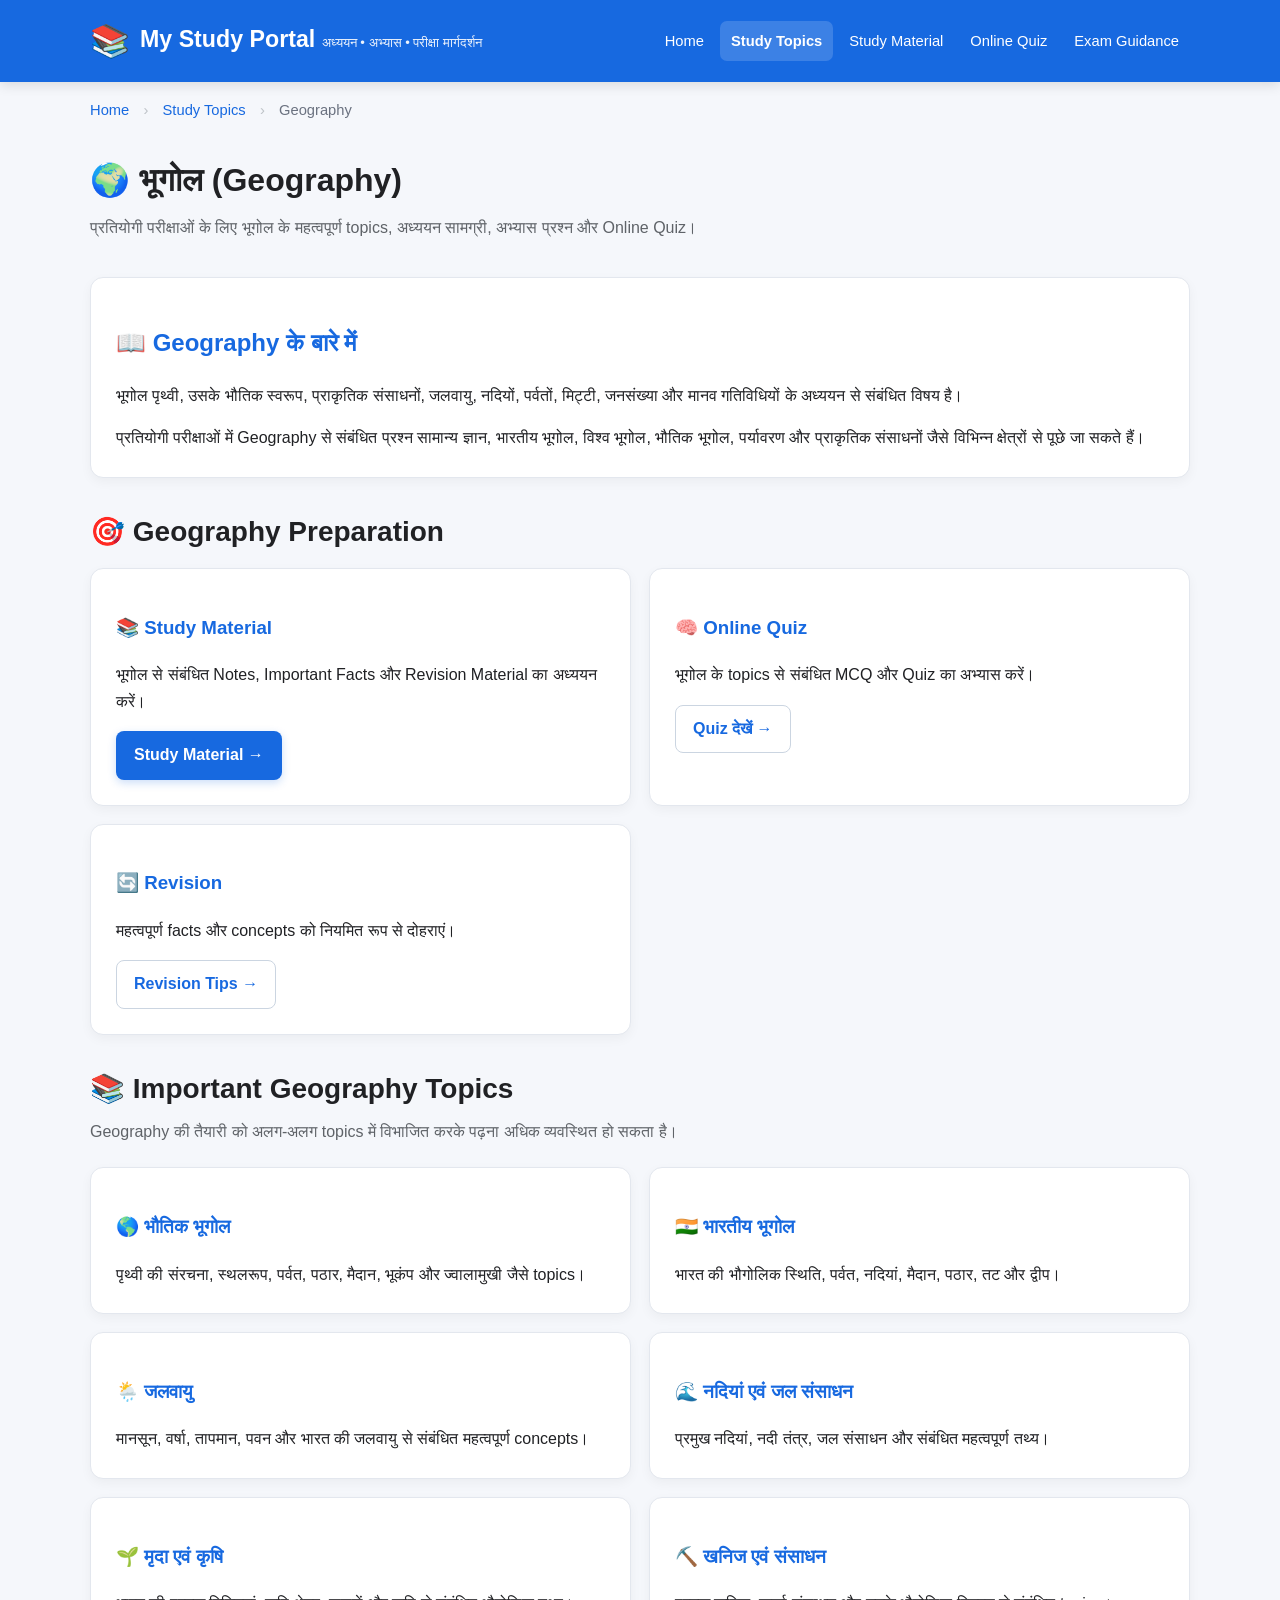
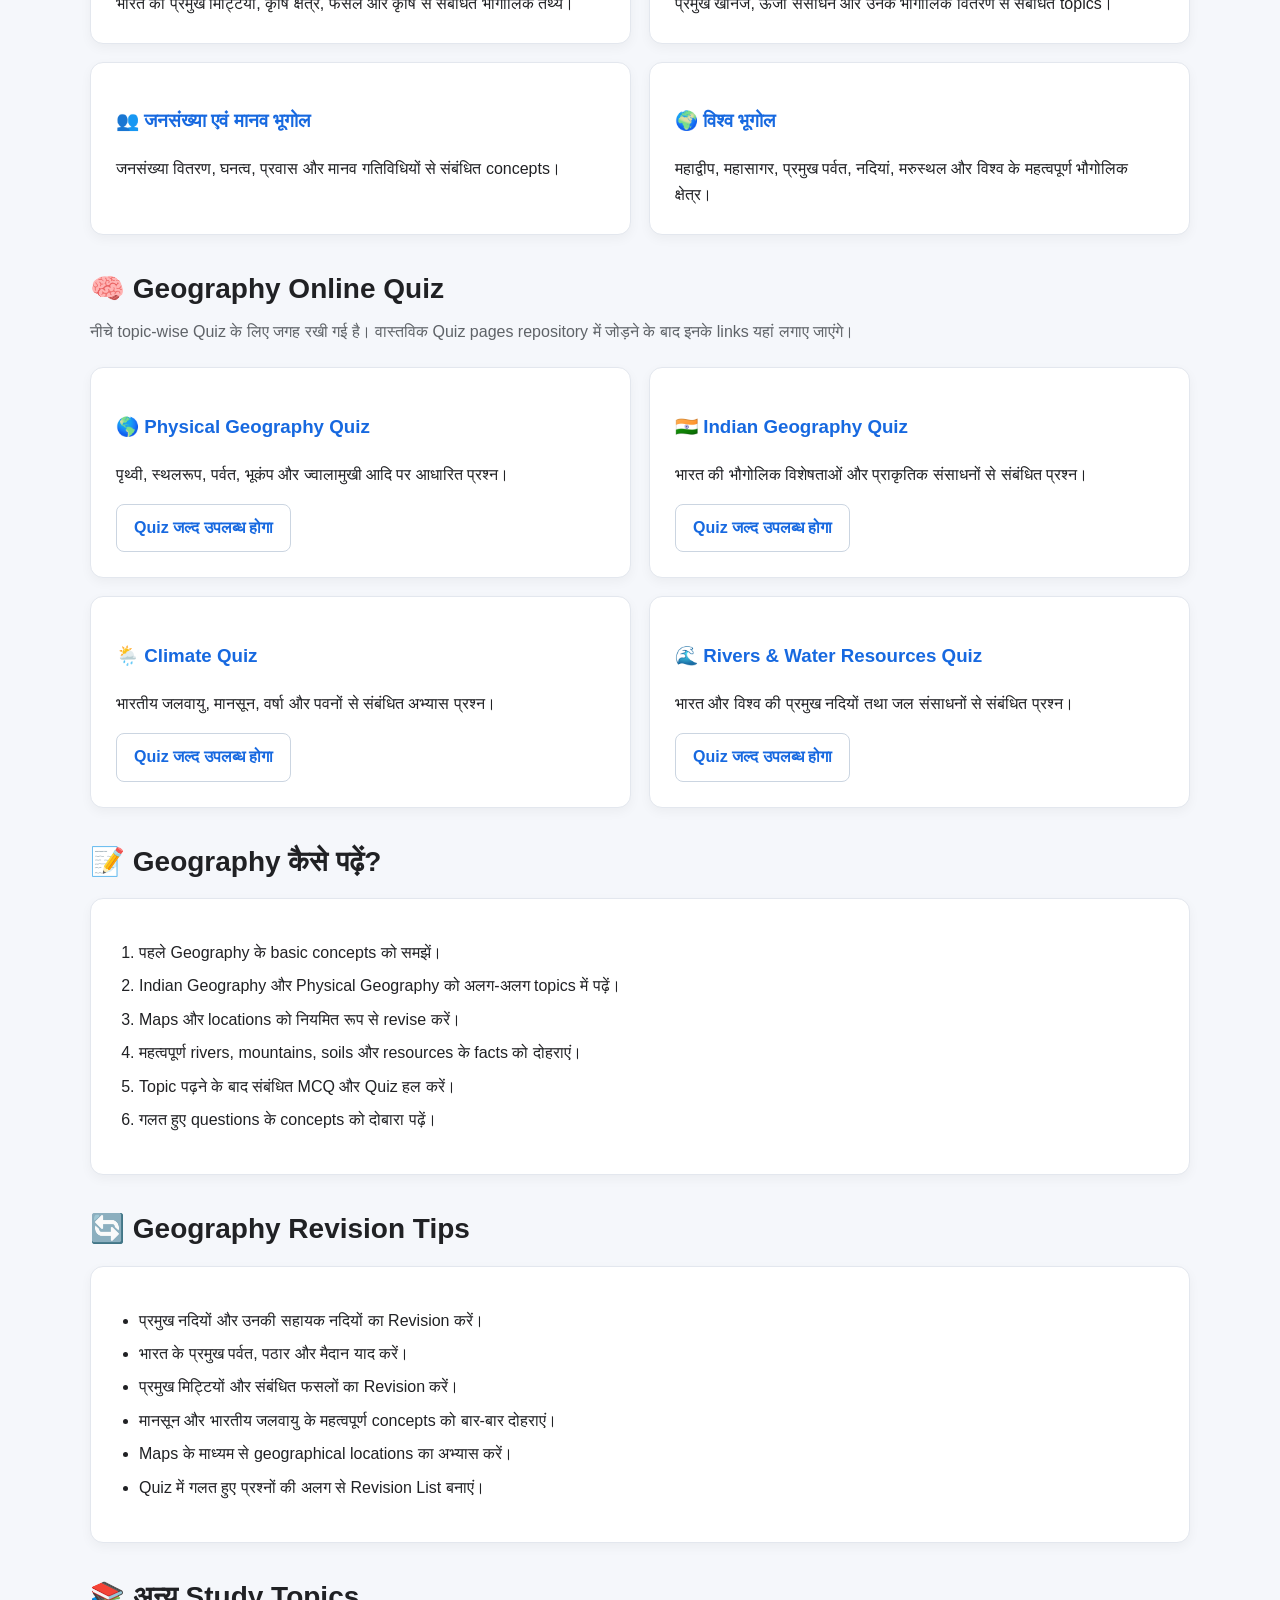
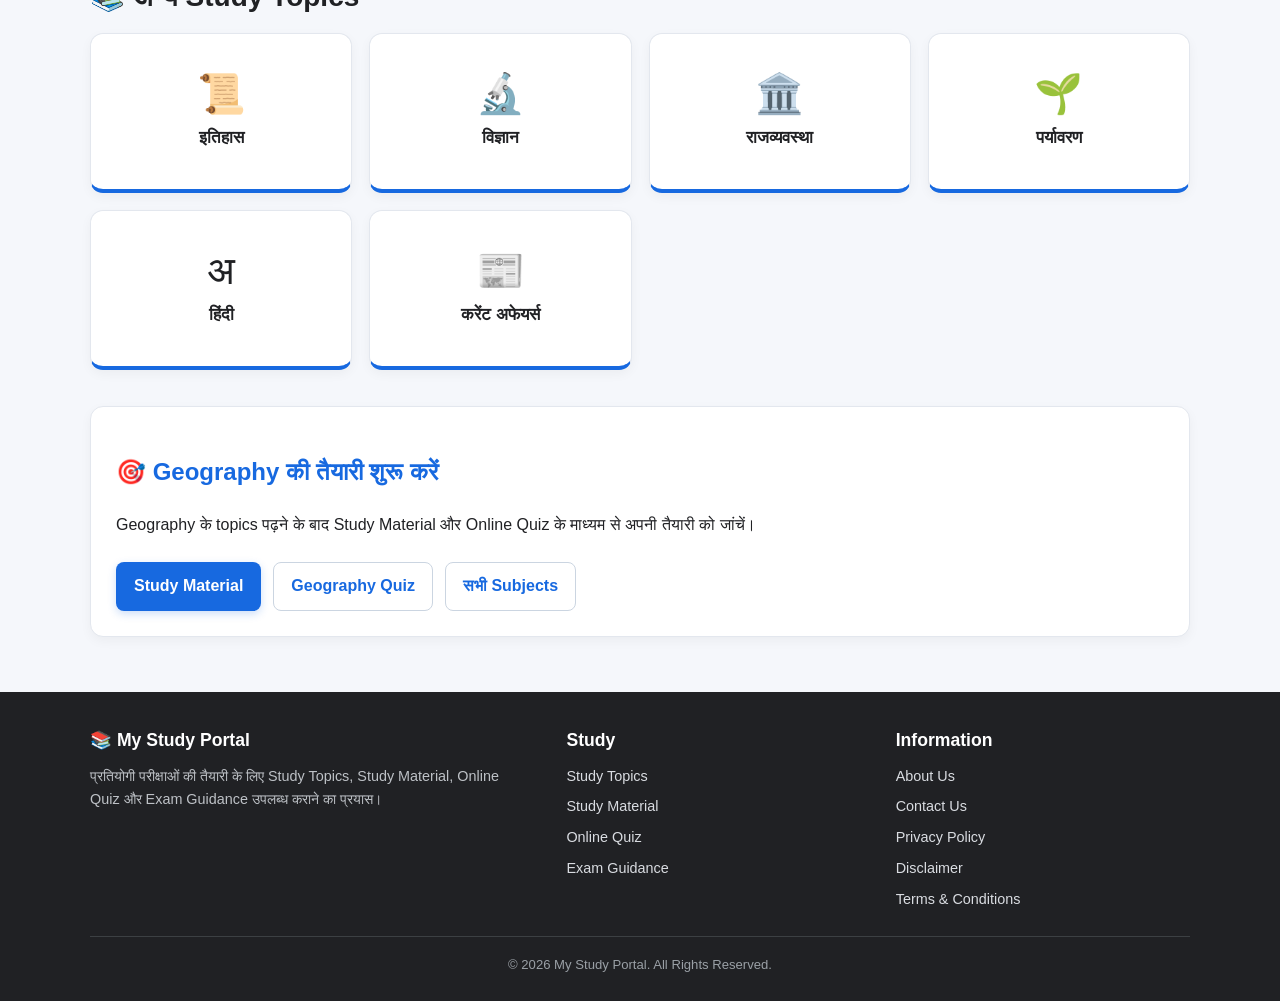
<file: geography.html>
<!DOCTYPE html>
<html lang="hi">
<head>
  <meta charset="UTF-8">

  <meta name="viewport"
        content="width=device-width, initial-scale=1.0">

  <title>Geography Quiz & Study Material - भूगोल | My Study Portal</title>

  <meta name="description"
        content="भूगोल की तैयारी के लिए Geography Study Topics, महत्वपूर्ण तथ्य, Study Material, Online Quiz और Revision Resources।">

  <meta name="robots"
        content="index, follow">

  <meta name="theme-color"
        content="#1769e0">

  <link rel="stylesheet"
        href="style.css">
</head>

<body>


<!-- =====================================================
     HEADER
     ===================================================== -->

<header class="site-header">

  <div class="header-inner">

    <a href="index.html"
       class="site-brand"
       aria-label="My Study Portal Home">

      <span class="site-brand-icon">
        📚
      </span>

      <span class="site-brand-text">

        <span class="site-brand-title">
          My Study Portal
        </span>

        <span class="site-brand-tagline">
          अध्ययन • अभ्यास • परीक्षा मार्गदर्शन
        </span>

      </span>

    </a>


    <nav class="main-nav"
         aria-label="मुख्य नेविगेशन">

      <a href="index.html">
        Home
      </a>

      <a href="index.html#study-topics"
         class="active">
        Study Topics
      </a>

      <a href="study-material.html">
        Study Material
      </a>

      <a href="index.html#online-quiz">
        Online Quiz
      </a>

      <a href="exam-guidance.html">
        Exam Guidance
      </a>

    </nav>

  </div>

</header>


<!-- =====================================================
     MAIN
     ===================================================== -->

<main class="container">


  <!-- BREADCRUMB -->

  <div class="breadcrumb">

    <a href="index.html">
      Home
    </a>

    <span class="breadcrumb-separator">
      ›
    </span>

    <a href="index.html#study-topics">
      Study Topics
    </a>

    <span class="breadcrumb-separator">
      ›
    </span>

    <span>
      Geography
    </span>

  </div>


  <!-- ===================================================
       PAGE HEADER
       =================================================== -->

  <section class="page-header">

    <h1>
      🌍 भूगोल (Geography)
    </h1>

    <p>
      प्रतियोगी परीक्षाओं के लिए भूगोल के महत्वपूर्ण topics,
      अध्ययन सामग्री, अभ्यास प्रश्न और Online Quiz।
    </p>

  </section>


  <!-- ===================================================
       INTRODUCTION
       =================================================== -->

  <section class="section">

    <div class="content-box">

      <h2>
        📖 Geography के बारे में
      </h2>

      <p>
        भूगोल पृथ्वी, उसके भौतिक स्वरूप, प्राकृतिक संसाधनों,
        जलवायु, नदियों, पर्वतों, मिट्टी, जनसंख्या और मानव
        गतिविधियों के अध्ययन से संबंधित विषय है।
      </p>

      <p>
        प्रतियोगी परीक्षाओं में Geography से संबंधित प्रश्न
        सामान्य ज्ञान, भारतीय भूगोल, विश्व भूगोल, भौतिक भूगोल,
        पर्यावरण और प्राकृतिक संसाधनों जैसे विभिन्न क्षेत्रों
        से पूछे जा सकते हैं।
      </p>

    </div>

  </section>


  <!-- ===================================================
       QUICK SECTIONS
       =================================================== -->

  <section class="section">

    <h2 class="section-title">
      🎯 Geography Preparation
    </h2>


    <div class="content-grid">


      <div class="content-box">

        <h3>
          📚 Study Material
        </h3>

        <p>
          भूगोल से संबंधित Notes, Important Facts और Revision
          Material का अध्ययन करें।
        </p>

        <a href="study-material.html"
           class="btn btn-primary">
          Study Material →
        </a>

      </div>


      <div class="content-box">

        <h3>
          🧠 Online Quiz
        </h3>

        <p>
          भूगोल के topics से संबंधित MCQ और Quiz का अभ्यास करें।
        </p>

        <a href="#geography-quiz"
           class="btn btn-secondary">
          Quiz देखें →
        </a>

      </div>


      <div class="content-box">

        <h3>
          🔄 Revision
        </h3>

        <p>
          महत्वपूर्ण facts और concepts को नियमित रूप से दोहराएं।
        </p>

        <a href="#revision"
           class="btn btn-secondary">
          Revision Tips →
        </a>

      </div>


    </div>

  </section>


  <!-- ===================================================
       STUDY TOPICS
       =================================================== -->

  <section class="section">

    <h2 class="section-title">
      📚 Important Geography Topics
    </h2>

    <p class="section-description">
      Geography की तैयारी को अलग-अलग topics में विभाजित करके
      पढ़ना अधिक व्यवस्थित हो सकता है।
    </p>


    <div class="content-grid">


      <div class="content-box">

        <h3>
          🌎 भौतिक भूगोल
        </h3>

        <p>
          पृथ्वी की संरचना, स्थलरूप, पर्वत, पठार, मैदान,
          भूकंप और ज्वालामुखी जैसे topics।
        </p>

      </div>


      <div class="content-box">

        <h3>
          🇮🇳 भारतीय भूगोल
        </h3>

        <p>
          भारत की भौगोलिक स्थिति, पर्वत, नदियां, मैदान,
          पठार, तट और द्वीप।
        </p>

      </div>


      <div class="content-box">

        <h3>
          🌦️ जलवायु
        </h3>

        <p>
          मानसून, वर्षा, तापमान, पवन और भारत की जलवायु
          से संबंधित महत्वपूर्ण concepts।
        </p>

      </div>


      <div class="content-box">

        <h3>
          🌊 नदियां एवं जल संसाधन
        </h3>

        <p>
          प्रमुख नदियां, नदी तंत्र, जल संसाधन और संबंधित
          महत्वपूर्ण तथ्य।
        </p>

      </div>


      <div class="content-box">

        <h3>
          🌱 मृदा एवं कृषि
        </h3>

        <p>
          भारत की प्रमुख मिट्टियां, कृषि क्षेत्र, फसलें
          और कृषि से संबंधित भौगोलिक तथ्य।
        </p>

      </div>


      <div class="content-box">

        <h3>
          ⛏️ खनिज एवं संसाधन
        </h3>

        <p>
          प्रमुख खनिज, ऊर्जा संसाधन और उनके भौगोलिक वितरण
          से संबंधित topics।
        </p>

      </div>


      <div class="content-box">

        <h3>
          👥 जनसंख्या एवं मानव भूगोल
        </h3>

        <p>
          जनसंख्या वितरण, घनत्व, प्रवास और मानव गतिविधियों
          से संबंधित concepts।
        </p>

      </div>


      <div class="content-box">

        <h3>
          🌍 विश्व भूगोल
        </h3>

        <p>
          महाद्वीप, महासागर, प्रमुख पर्वत, नदियां, मरुस्थल
          और विश्व के महत्वपूर्ण भौगोलिक क्षेत्र।
        </p>

      </div>


    </div>

  </section>


  <!-- ===================================================
       QUIZ
       =================================================== -->

  <section class="section"
           id="geography-quiz">

    <h2 class="section-title">
      🧠 Geography Online Quiz
    </h2>

    <p class="section-description">
      नीचे topic-wise Quiz के लिए जगह रखी गई है। वास्तविक
      Quiz pages repository में जोड़ने के बाद इनके links यहां
      लगाए जाएंगे।
    </p>


    <div class="content-grid">


      <div class="content-box">

        <h3>
          🌎 Physical Geography Quiz
        </h3>

        <p>
          पृथ्वी, स्थलरूप, पर्वत, भूकंप और ज्वालामुखी आदि पर
          आधारित प्रश्न।
        </p>

        <a href="#"
           class="btn btn-secondary">
          Quiz जल्द उपलब्ध होगा
        </a>

      </div>


      <div class="content-box">

        <h3>
          🇮🇳 Indian Geography Quiz
        </h3>

        <p>
          भारत की भौगोलिक विशेषताओं और प्राकृतिक संसाधनों
          से संबंधित प्रश्न।
        </p>

        <a href="#"
           class="btn btn-secondary">
          Quiz जल्द उपलब्ध होगा
        </a>

      </div>


      <div class="content-box">

        <h3>
          🌦️ Climate Quiz
        </h3>

        <p>
          भारतीय जलवायु, मानसून, वर्षा और पवनों से संबंधित
          अभ्यास प्रश्न।
        </p>

        <a href="#"
           class="btn btn-secondary">
          Quiz जल्द उपलब्ध होगा
        </a>

      </div>


      <div class="content-box">

        <h3>
          🌊 Rivers & Water Resources Quiz
        </h3>

        <p>
          भारत और विश्व की प्रमुख नदियों तथा जल संसाधनों
          से संबंधित प्रश्न।
        </p>

        <a href="#"
           class="btn btn-secondary">
          Quiz जल्द उपलब्ध होगा
        </a>

      </div>


    </div>

  </section>


  <!-- ===================================================
       STUDY APPROACH
       =================================================== -->

  <section class="section">

    <h2 class="section-title">
      📝 Geography कैसे पढ़ें?
    </h2>


    <div class="content-box">

      <ol>

        <li>
          पहले Geography के basic concepts को समझें।
        </li>

        <li>
          Indian Geography और Physical Geography को
          अलग-अलग topics में पढ़ें।
        </li>

        <li>
          Maps और locations को नियमित रूप से revise करें।
        </li>

        <li>
          महत्वपूर्ण rivers, mountains, soils और resources
          के facts को दोहराएं।
        </li>

        <li>
          Topic पढ़ने के बाद संबंधित MCQ और Quiz हल करें।
        </li>

        <li>
          गलत हुए questions के concepts को दोबारा पढ़ें।
        </li>

      </ol>

    </div>

  </section>


  <!-- ===================================================
       REVISION
       =================================================== -->

  <section class="section"
           id="revision">

    <h2 class="section-title">
      🔄 Geography Revision Tips
    </h2>


    <div class="content-box">

      <ul>

        <li>
          प्रमुख नदियों और उनकी सहायक नदियों का Revision करें।
        </li>

        <li>
          भारत के प्रमुख पर्वत, पठार और मैदान याद करें।
        </li>

        <li>
          प्रमुख मिट्टियों और संबंधित फसलों का Revision करें।
        </li>

        <li>
          मानसून और भारतीय जलवायु के महत्वपूर्ण concepts
          को बार-बार दोहराएं।
        </li>

        <li>
          Maps के माध्यम से geographical locations का अभ्यास करें।
        </li>

        <li>
          Quiz में गलत हुए प्रश्नों की अलग से Revision List बनाएं।
        </li>

      </ul>

    </div>

  </section>


  <!-- ===================================================
       RELATED SUBJECTS
       =================================================== -->

  <section class="section">

    <h2 class="section-title">
      📚 अन्य Study Topics
    </h2>


    <div class="subject-grid">


      <a href="history.html"
         class="subject-card">

        <div class="subject-icon">
          📜
        </div>

        <div class="subject-title">
          इतिहास
        </div>

      </a>


      <a href="science.html"
         class="subject-card">

        <div class="subject-icon">
          🔬
        </div>

        <div class="subject-title">
          विज्ञान
        </div>

      </a>


      <a href="polity.html"
         class="subject-card">

        <div class="subject-icon">
          🏛️
        </div>

        <div class="subject-title">
          राजव्यवस्था
        </div>

      </a>


      <a href="env.html"
         class="subject-card">

        <div class="subject-icon">
          🌱
        </div>

        <div class="subject-title">
          पर्यावरण
        </div>

      </a>


      <a href="hindi.html"
         class="subject-card">

        <div class="subject-icon">
          अ
        </div>

        <div class="subject-title">
          हिंदी
        </div>

      </a>


      <a href="current_affairs.html"
         class="subject-card">

        <div class="subject-icon">
          📰
        </div>

        <div class="subject-title">
          करेंट अफेयर्स
        </div>

      </a>


    </div>

  </section>


  <!-- ===================================================
       FINAL CTA
       =================================================== -->

  <section class="section">

    <div class="content-box">

      <h2>
        🎯 Geography की तैयारी शुरू करें
      </h2>

      <p>
        Geography के topics पढ़ने के बाद Study Material और
        Online Quiz के माध्यम से अपनी तैयारी को जांचें।
      </p>


      <div class="hero-actions">

        <a href="study-material.html"
           class="btn btn-primary">
          Study Material
        </a>

        <a href="#geography-quiz"
           class="btn btn-secondary">
          Geography Quiz
        </a>

        <a href="index.html#study-topics"
           class="btn btn-secondary">
          सभी Subjects
        </a>

      </div>

    </div>

  </section>


</main>


<!-- =====================================================
     FOOTER
     ===================================================== -->

<footer class="site-footer">

  <div class="footer-inner">

    <div class="footer-grid">


      <div>

        <h2 class="footer-title">
          📚 My Study Portal
        </h2>

        <p class="footer-text">
          प्रतियोगी परीक्षाओं की तैयारी के लिए Study Topics,
          Study Material, Online Quiz और Exam Guidance उपलब्ध
          कराने का प्रयास।
        </p>

      </div>


      <div>

        <h2 class="footer-title">
          Study
        </h2>

        <div class="footer-links">

          <a href="index.html#study-topics">
            Study Topics
          </a>

          <a href="study-material.html">
            Study Material
          </a>

          <a href="index.html#online-quiz">
            Online Quiz
          </a>

          <a href="exam-guidance.html">
            Exam Guidance
          </a>

        </div>

      </div>


      <div>

        <h2 class="footer-title">
          Information
        </h2>

        <div class="footer-links">

          <a href="about.html">
            About Us
          </a>

          <a href="contact.html">
            Contact Us
          </a>

          <a href="privacy.html">
            Privacy Policy
          </a>

          <a href="disclaimer.html">
            Disclaimer
          </a>

          <a href="terms.html">
            Terms &amp; Conditions
          </a>

        </div>

      </div>


    </div>


    <div class="footer-bottom">

      © 2026 My Study Portal. All Rights Reserved.

    </div>

  </div>

</footer>


</body>
</html>
</file>
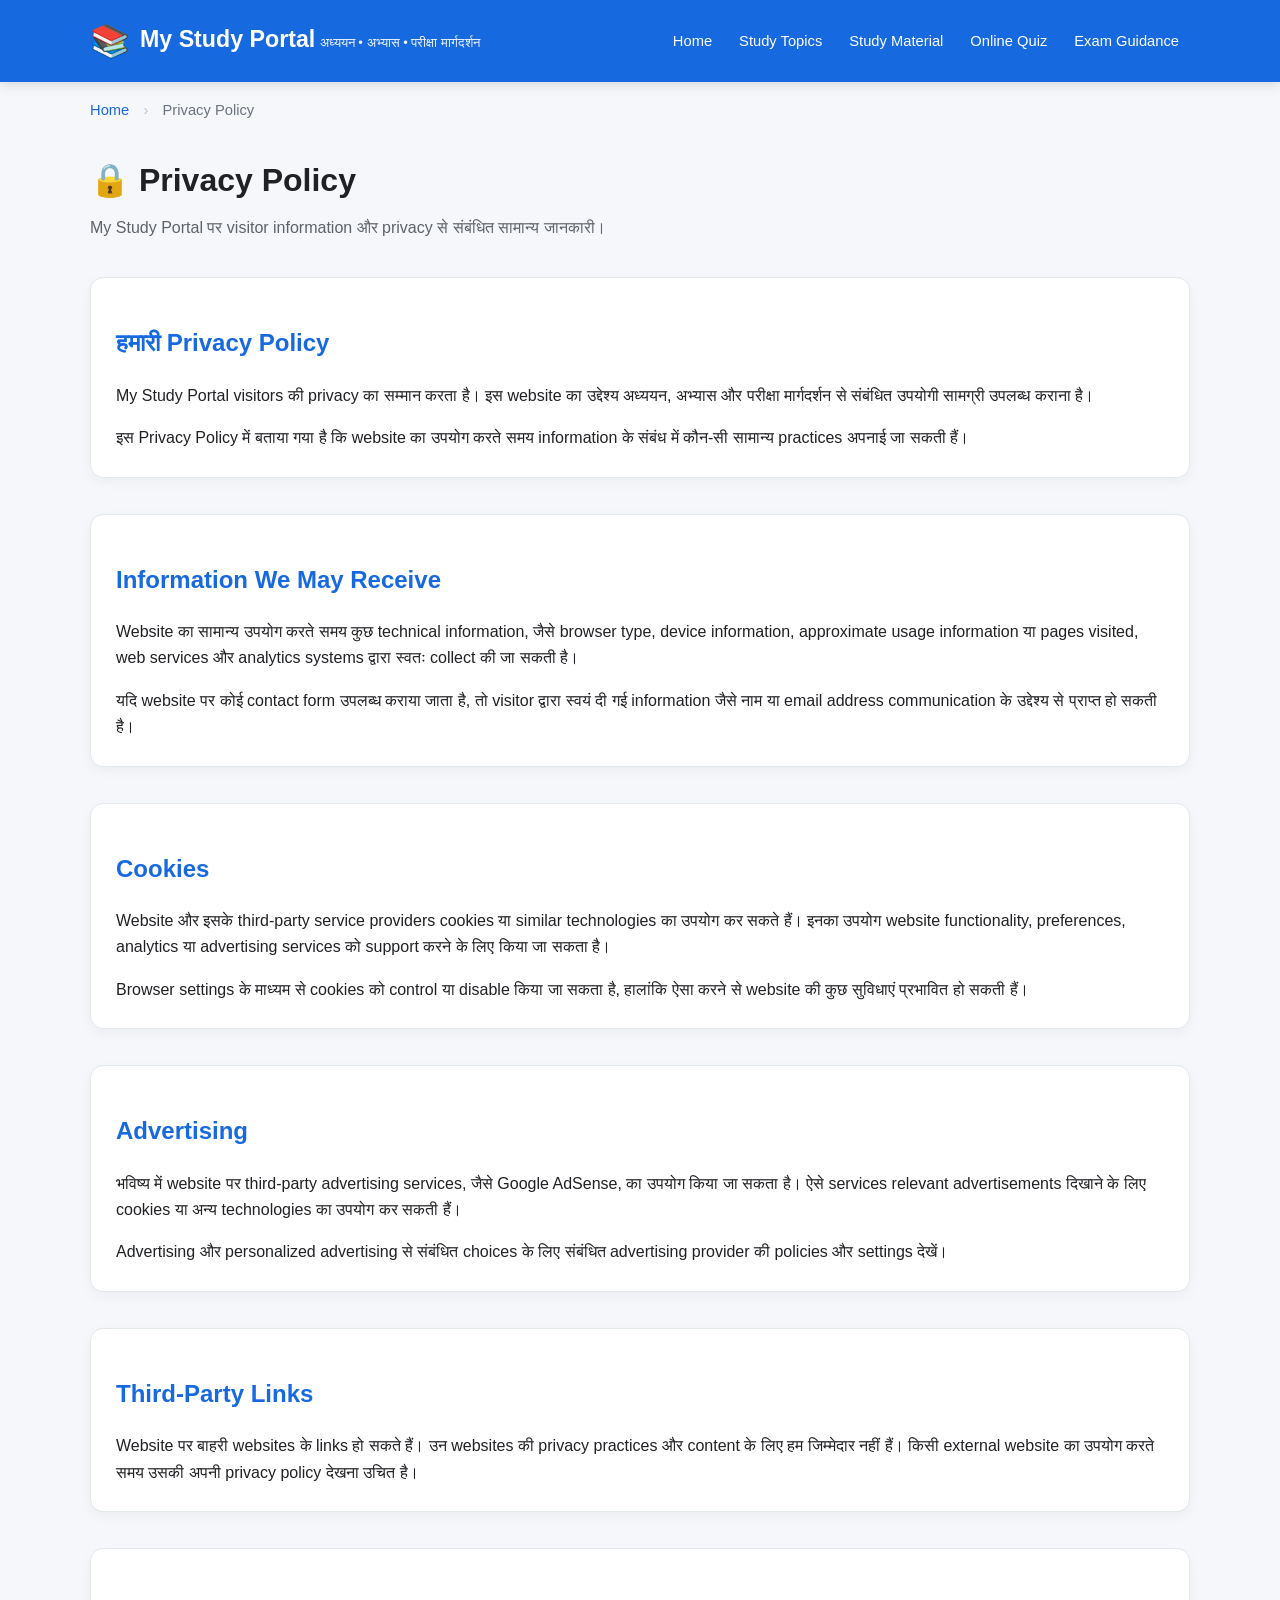
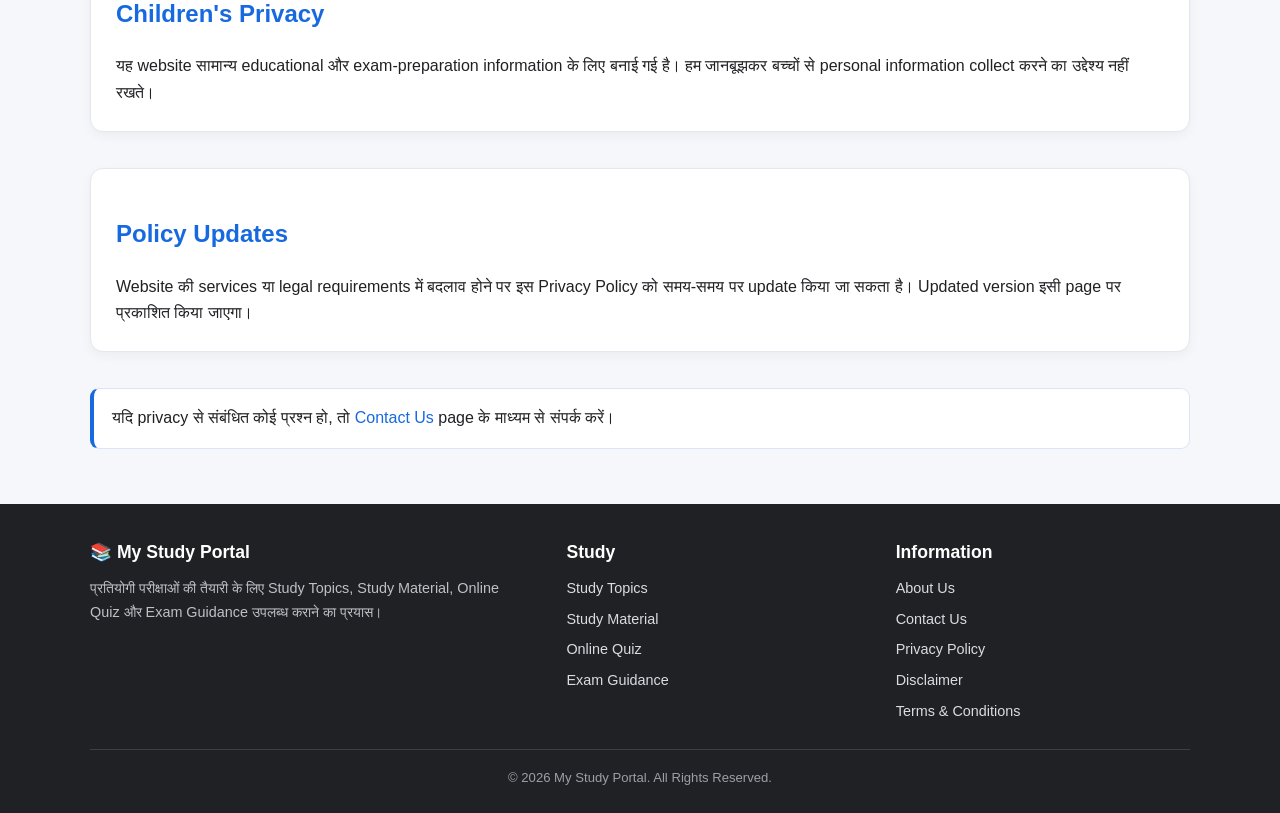
<file: privacy.html>
<!DOCTYPE html>
<html lang="hi">
<head>
  <meta charset="UTF-8">
  <meta name="viewport" content="width=device-width, initial-scale=1.0">
  <title>Privacy Policy | My Study Portal</title>
  <meta name="description" content="My Study Portal की Privacy Policy और visitor information से संबंधित जानकारी।">
  <meta name="robots" content="index, follow">
  <meta name="theme-color" content="#1769e0">
  <link rel="stylesheet" href="style.css">
</head>
<body>
<header class="site-header">
  <div class="header-inner">
    <a href="index.html" class="site-brand" aria-label="My Study Portal Home">
      <span class="site-brand-icon">📚</span>
      <span class="site-brand-text">
        <span class="site-brand-title">My Study Portal</span>
        <span class="site-brand-tagline">अध्ययन • अभ्यास • परीक्षा मार्गदर्शन</span>
      </span>
    </a>
    <nav class="main-nav" aria-label="मुख्य नेविगेशन">
      <a href="index.html">Home</a>
      <a href="index.html#study-topics">Study Topics</a>
      <a href="study-material.html">Study Material</a>
      <a href="index.html#online-quiz">Online Quiz</a>
      <a href="exam-guidance.html">Exam Guidance</a>
    </nav>
  </div>
</header>

<main class="container">
  <div class="breadcrumb">
    <a href="index.html">Home</a>
    <span class="breadcrumb-separator">›</span>
    <span>Privacy Policy</span>
  </div>

  <section class="page-header">
    <h1>🔒 Privacy Policy</h1>
    <p>My Study Portal पर visitor information और privacy से संबंधित सामान्य जानकारी।</p>
  </section>

  <section class="section">
    <div class="content-box">
      <h2>हमारी Privacy Policy</h2>
      <p>
        My Study Portal visitors की privacy का सम्मान करता है। इस website का
        उद्देश्य अध्ययन, अभ्यास और परीक्षा मार्गदर्शन से संबंधित उपयोगी सामग्री
        उपलब्ध कराना है।
      </p>
      <p>
        इस Privacy Policy में बताया गया है कि website का उपयोग करते समय
        information के संबंध में कौन-सी सामान्य practices अपनाई जा सकती हैं।
      </p>
    </div>
  </section>

  <section class="section">
    <div class="content-box">
      <h2>Information We May Receive</h2>
      <p>
        Website का सामान्य उपयोग करते समय कुछ technical information,
        जैसे browser type, device information, approximate usage information
        या pages visited, web services और analytics systems द्वारा स्वतः
        collect की जा सकती है।
      </p>
      <p>
        यदि website पर कोई contact form उपलब्ध कराया जाता है, तो visitor द्वारा
        स्वयं दी गई information जैसे नाम या email address communication के
        उद्देश्य से प्राप्त हो सकती है।
      </p>
    </div>
  </section>

  <section class="section">
    <div class="content-box">
      <h2>Cookies</h2>
      <p>
        Website और इसके third-party service providers cookies या similar
        technologies का उपयोग कर सकते हैं। इनका उपयोग website functionality,
        preferences, analytics या advertising services को support करने के लिए
        किया जा सकता है।
      </p>
      <p>
        Browser settings के माध्यम से cookies को control या disable किया जा
        सकता है, हालांकि ऐसा करने से website की कुछ सुविधाएं प्रभावित हो सकती हैं।
      </p>
    </div>
  </section>

  <section class="section">
    <div class="content-box">
      <h2>Advertising</h2>
      <p>
        भविष्य में website पर third-party advertising services, जैसे Google
        AdSense, का उपयोग किया जा सकता है। ऐसे services relevant advertisements
        दिखाने के लिए cookies या अन्य technologies का उपयोग कर सकती हैं।
      </p>
      <p>
        Advertising और personalized advertising से संबंधित choices के लिए
        संबंधित advertising provider की policies और settings देखें।
      </p>
    </div>
  </section>

  <section class="section">
    <div class="content-box">
      <h2>Third-Party Links</h2>
      <p>
        Website पर बाहरी websites के links हो सकते हैं। उन websites की privacy
        practices और content के लिए हम जिम्मेदार नहीं हैं। किसी external website
        का उपयोग करते समय उसकी अपनी privacy policy देखना उचित है।
      </p>
    </div>
  </section>

  <section class="section">
    <div class="content-box">
      <h2>Children's Privacy</h2>
      <p>
        यह website सामान्य educational और exam-preparation information के लिए
        बनाई गई है। हम जानबूझकर बच्चों से personal information collect करने का
        उद्देश्य नहीं रखते।
      </p>
    </div>
  </section>

  <section class="section">
    <div class="content-box">
      <h2>Policy Updates</h2>
      <p>
        Website की services या legal requirements में बदलाव होने पर इस Privacy
        Policy को समय-समय पर update किया जा सकता है। Updated version इसी page
        पर प्रकाशित किया जाएगा।
      </p>
    </div>
  </section>

  <section class="section">
    <div class="notice">
      <p>
        यदि privacy से संबंधित कोई प्रश्न हो, तो
        <a href="contact.html">Contact Us</a> page के माध्यम से संपर्क करें।
      </p>
    </div>
  </section>
</main>

<footer class="site-footer">
  <div class="footer-inner">
    <div class="footer-grid">
      <div>
        <h2 class="footer-title">📚 My Study Portal</h2>
        <p class="footer-text">प्रतियोगी परीक्षाओं की तैयारी के लिए Study Topics, Study Material, Online Quiz और Exam Guidance उपलब्ध कराने का प्रयास।</p>
      </div>
      <div>
        <h2 class="footer-title">Study</h2>
        <div class="footer-links">
          <a href="index.html#study-topics">Study Topics</a>
          <a href="study-material.html">Study Material</a>
          <a href="index.html#online-quiz">Online Quiz</a>
          <a href="exam-guidance.html">Exam Guidance</a>
        </div>
      </div>
      <div>
        <h2 class="footer-title">Information</h2>
        <div class="footer-links">
          <a href="about.html">About Us</a>
          <a href="contact.html">Contact Us</a>
          <a href="privacy.html">Privacy Policy</a>
          <a href="disclaimer.html">Disclaimer</a>
          <a href="terms.html">Terms &amp; Conditions</a>
        </div>
      </div>
    </div>
    <div class="footer-bottom">© 2026 My Study Portal. All Rights Reserved.</div>
  </div>
</footer>
</body>
</html>
</file>
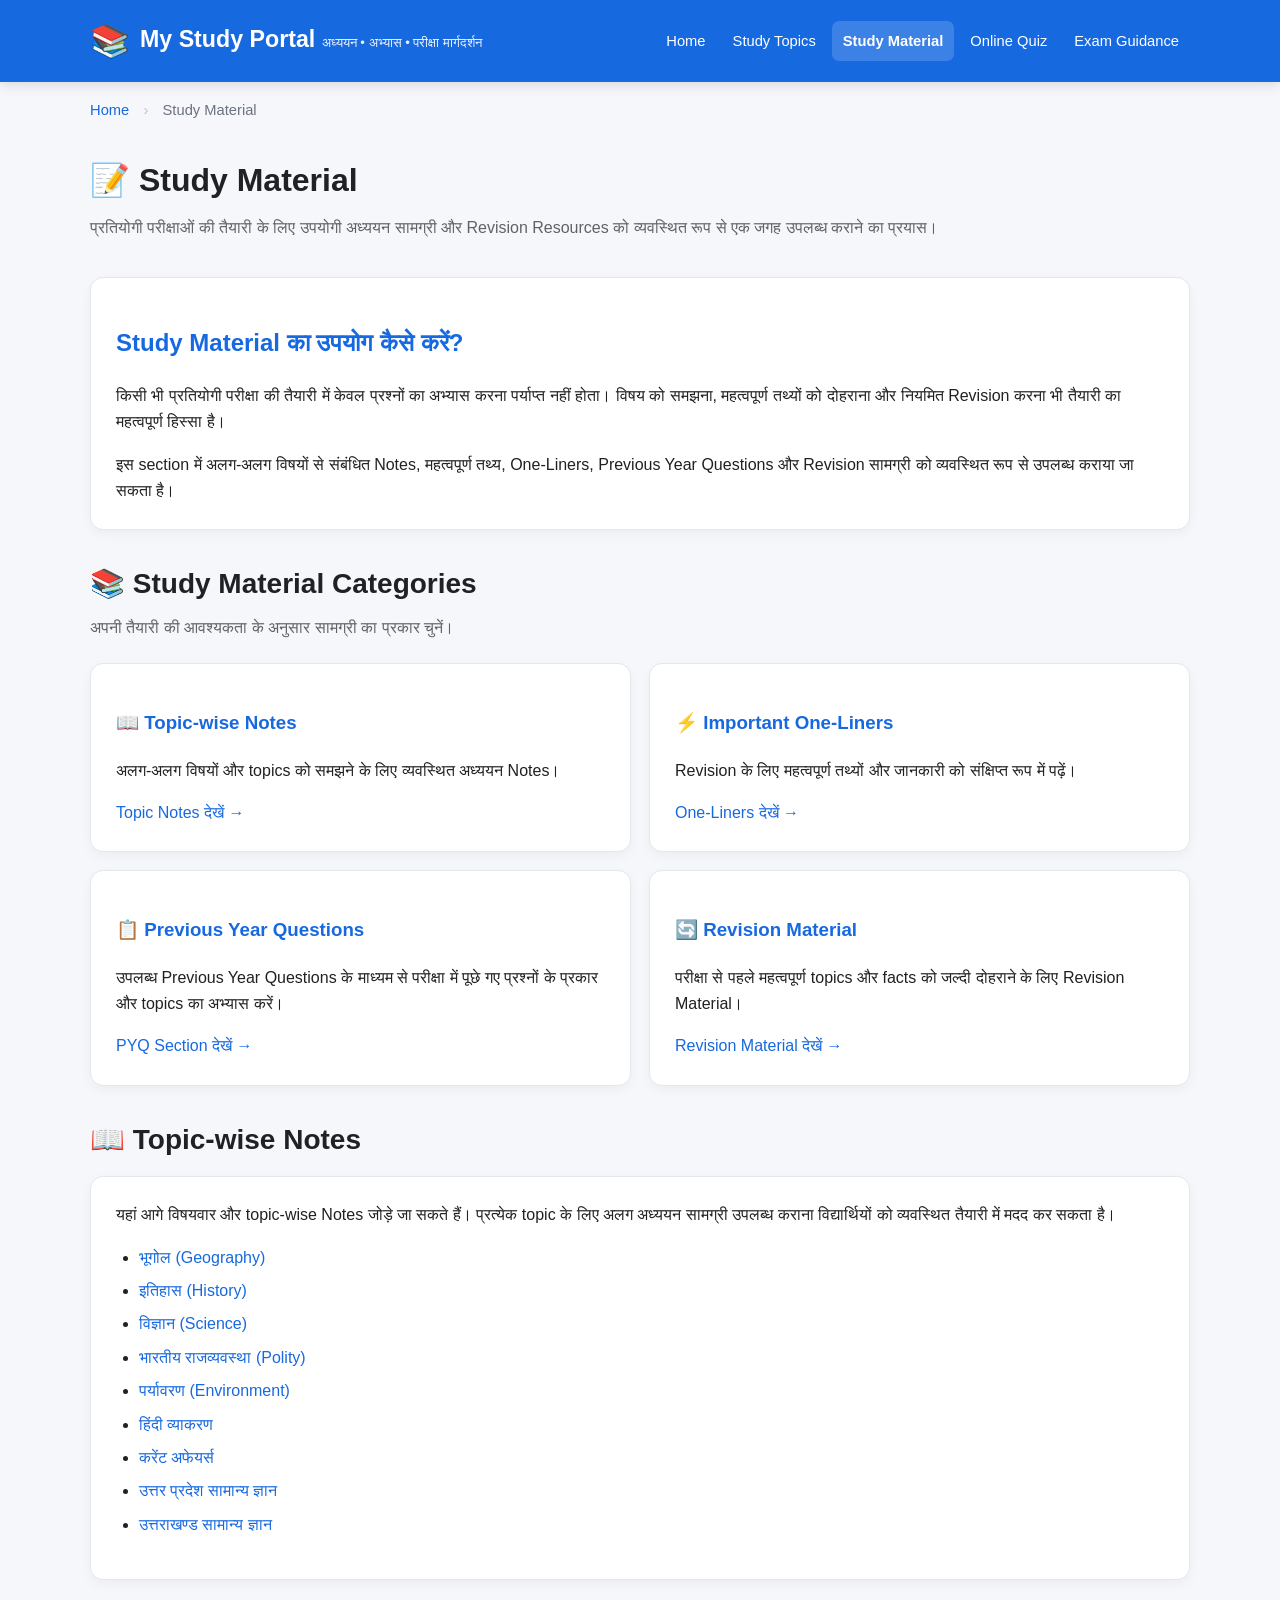
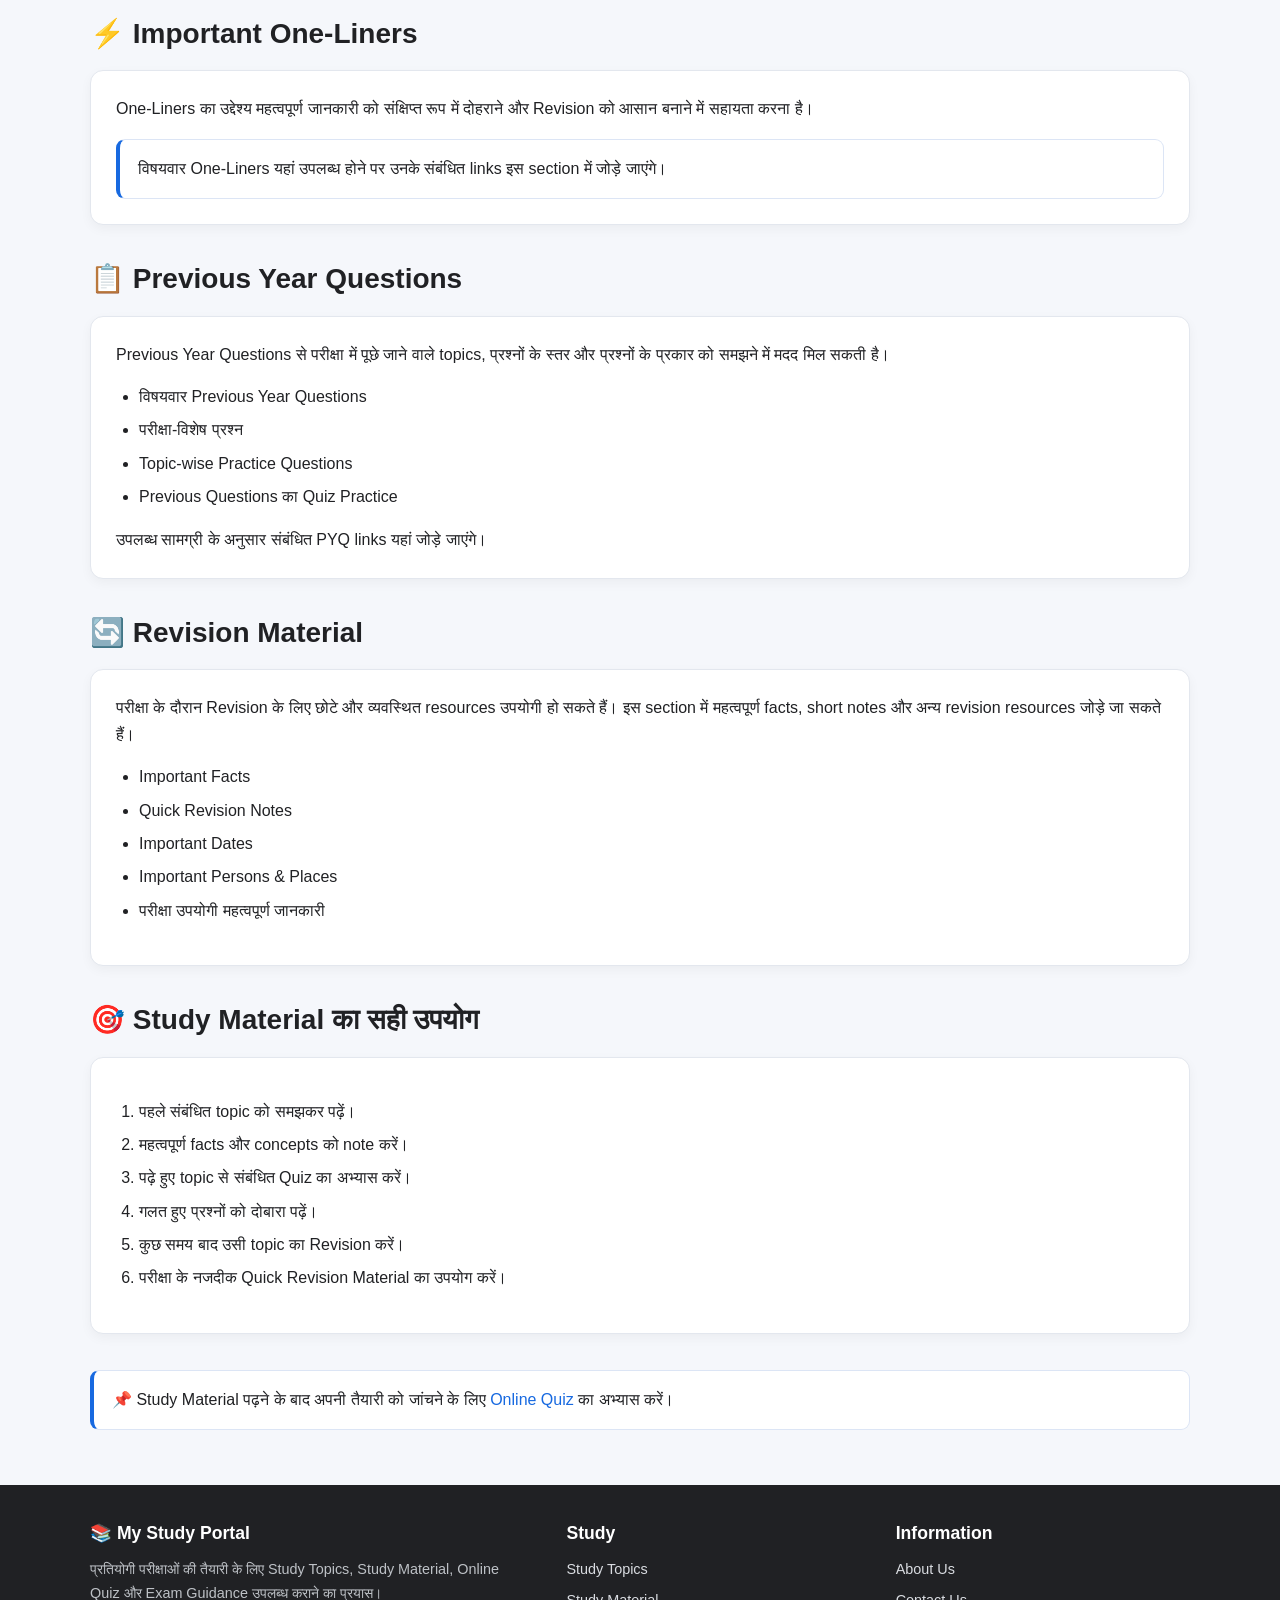
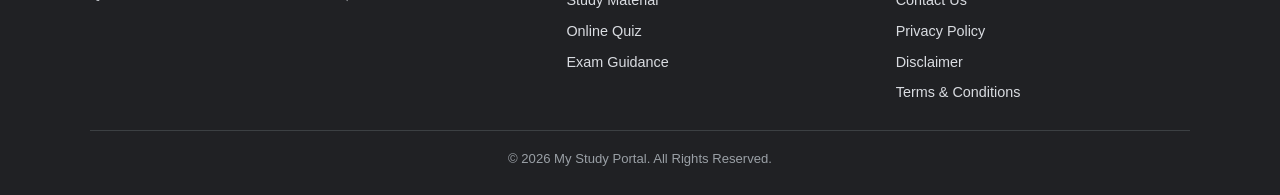
<file: study-material.html>
<!DOCTYPE html>
<html lang="hi">
<head>
  <meta charset="UTF-8">

  <meta name="viewport"
        content="width=device-width, initial-scale=1.0">

  <title>Study Material - Notes, One Liners & Revision Material | My Study Portal</title>

  <meta name="description"
        content="प्रतियोगी परीक्षाओं की तैयारी के लिए Study Notes, महत्वपूर्ण तथ्य, One-Liners, Previous Year Questions और Revision Material।">

  <meta name="robots"
        content="index, follow">

  <meta name="theme-color"
        content="#1769e0">

  <link rel="stylesheet"
        href="style.css">
</head>

<body>


<!-- =====================================================
     HEADER
     ===================================================== -->

<header class="site-header">

  <div class="header-inner">

    <a href="index.html"
       class="site-brand"
       aria-label="My Study Portal Home">

      <span class="site-brand-icon">
        📚
      </span>

      <span class="site-brand-text">

        <span class="site-brand-title">
          My Study Portal
        </span>

        <span class="site-brand-tagline">
          अध्ययन • अभ्यास • परीक्षा मार्गदर्शन
        </span>

      </span>

    </a>


    <nav class="main-nav"
         aria-label="मुख्य नेविगेशन">

      <a href="index.html">
        Home
      </a>

      <a href="index.html#study-topics">
        Study Topics
      </a>

      <a href="study-material.html"
         class="active">
        Study Material
      </a>

      <a href="index.html#online-quiz">
        Online Quiz
      </a>

      <a href="exam-guidance.html">
        Exam Guidance
      </a>

    </nav>

  </div>

</header>


<!-- =====================================================
     MAIN
     ===================================================== -->

<main class="container">


  <!-- BREADCRUMB -->

  <div class="breadcrumb">

    <a href="index.html">
      Home
    </a>

    <span class="breadcrumb-separator">
      ›
    </span>

    <span>
      Study Material
    </span>

  </div>


  <!-- PAGE HEADER -->

  <section class="page-header">

    <h1>
      📝 Study Material
    </h1>

    <p>
      प्रतियोगी परीक्षाओं की तैयारी के लिए उपयोगी अध्ययन सामग्री
      और Revision Resources को व्यवस्थित रूप से एक जगह उपलब्ध कराने
      का प्रयास।
    </p>

  </section>


  <!-- INTRODUCTION -->

  <section class="section">

    <div class="content-box">

      <h2>
        Study Material का उपयोग कैसे करें?
      </h2>

      <p>
        किसी भी प्रतियोगी परीक्षा की तैयारी में केवल प्रश्नों का
        अभ्यास करना पर्याप्त नहीं होता। विषय को समझना, महत्वपूर्ण
        तथ्यों को दोहराना और नियमित Revision करना भी तैयारी का
        महत्वपूर्ण हिस्सा है।
      </p>

      <p>
        इस section में अलग-अलग विषयों से संबंधित Notes,
        महत्वपूर्ण तथ्य, One-Liners, Previous Year Questions और
        Revision सामग्री को व्यवस्थित रूप से उपलब्ध कराया जा सकता है।
      </p>

    </div>

  </section>


  <!-- MATERIAL CATEGORIES -->

  <section class="section">

    <h2 class="section-title">
      📚 Study Material Categories
    </h2>

    <p class="section-description">
      अपनी तैयारी की आवश्यकता के अनुसार सामग्री का प्रकार चुनें।
    </p>


    <div class="content-grid">


      <!-- NOTES -->

      <div class="content-box">

        <h3>
          📖 Topic-wise Notes
        </h3>

        <p>
          अलग-अलग विषयों और topics को समझने के लिए व्यवस्थित
          अध्ययन Notes।
        </p>

        <p>
          <a href="#topic-notes">
            Topic Notes देखें →
          </a>
        </p>

      </div>


      <!-- ONE LINERS -->

      <div class="content-box">

        <h3>
          ⚡ Important One-Liners
        </h3>

        <p>
          Revision के लिए महत्वपूर्ण तथ्यों और जानकारी को
          संक्षिप्त रूप में पढ़ें।
        </p>

        <p>
          <a href="#one-liners">
            One-Liners देखें →
          </a>
        </p>

      </div>


      <!-- PYQ -->

      <div class="content-box">

        <h3>
          📋 Previous Year Questions
        </h3>

        <p>
          उपलब्ध Previous Year Questions के माध्यम से परीक्षा में
          पूछे गए प्रश्नों के प्रकार और topics का अभ्यास करें।
        </p>

        <p>
          <a href="#pyq">
            PYQ Section देखें →
          </a>
        </p>

      </div>


      <!-- REVISION -->

      <div class="content-box">

        <h3>
          🔄 Revision Material
        </h3>

        <p>
          परीक्षा से पहले महत्वपूर्ण topics और facts को जल्दी
          दोहराने के लिए Revision Material।
        </p>

        <p>
          <a href="#revision">
            Revision Material देखें →
          </a>
        </p>

      </div>


    </div>

  </section>


  <!-- TOPIC NOTES -->

  <section class="section"
           id="topic-notes">

    <h2 class="section-title">
      📖 Topic-wise Notes
    </h2>


    <div class="content-box">

      <p>
        यहां आगे विषयवार और topic-wise Notes जोड़े जा सकते हैं।
        प्रत्येक topic के लिए अलग अध्ययन सामग्री उपलब्ध कराना
        विद्यार्थियों को व्यवस्थित तैयारी में मदद कर सकता है।
      </p>


      <ul>

        <li>
          <a href="geography.html">
            भूगोल (Geography)
          </a>
        </li>

        <li>
          <a href="history.html">
            इतिहास (History)
          </a>
        </li>

        <li>
          <a href="science.html">
            विज्ञान (Science)
          </a>
        </li>

        <li>
          <a href="polity.html">
            भारतीय राजव्यवस्था (Polity)
          </a>
        </li>

        <li>
          <a href="env.html">
            पर्यावरण (Environment)
          </a>
        </li>

        <li>
          <a href="hindi.html">
            हिंदी व्याकरण
          </a>
        </li>

        <li>
          <a href="current_affairs.html">
            करेंट अफेयर्स
          </a>
        </li>

        <li>
          <a href="up.html">
            उत्तर प्रदेश सामान्य ज्ञान
          </a>
        </li>

        <li>
          <a href="uttarakhand.html">
            उत्तराखण्ड सामान्य ज्ञान
          </a>
        </li>

      </ul>

    </div>

  </section>


  <!-- ONE LINERS -->

  <section class="section"
           id="one-liners">

    <h2 class="section-title">
      ⚡ Important One-Liners
    </h2>


    <div class="content-box">

      <p>
        One-Liners का उद्देश्य महत्वपूर्ण जानकारी को संक्षिप्त
        रूप में दोहराने और Revision को आसान बनाने में सहायता करना है।
      </p>


      <div class="notice">

        <p>
          विषयवार One-Liners यहां उपलब्ध होने पर उनके संबंधित
          links इस section में जोड़े जाएंगे।
        </p>

      </div>

    </div>

  </section>


  <!-- PYQ -->

  <section class="section"
           id="pyq">

    <h2 class="section-title">
      📋 Previous Year Questions
    </h2>


    <div class="content-box">

      <p>
        Previous Year Questions से परीक्षा में पूछे जाने वाले
        topics, प्रश्नों के स्तर और प्रश्नों के प्रकार को समझने
        में मदद मिल सकती है।
      </p>


      <ul>

        <li>
          विषयवार Previous Year Questions
        </li>

        <li>
          परीक्षा-विशेष प्रश्न
        </li>

        <li>
          Topic-wise Practice Questions
        </li>

        <li>
          Previous Questions का Quiz Practice
        </li>

      </ul>


      <p>
        उपलब्ध सामग्री के अनुसार संबंधित PYQ links यहां जोड़े जाएंगे।
      </p>

    </div>

  </section>


  <!-- REVISION -->

  <section class="section"
           id="revision">

    <h2 class="section-title">
      🔄 Revision Material
    </h2>


    <div class="content-box">

      <p>
        परीक्षा के दौरान Revision के लिए छोटे और व्यवस्थित
        resources उपयोगी हो सकते हैं। इस section में महत्वपूर्ण
        facts, short notes और अन्य revision resources जोड़े जा सकते हैं।
      </p>


      <ul>

        <li>
          Important Facts
        </li>

        <li>
          Quick Revision Notes
        </li>

        <li>
          Important Dates
        </li>

        <li>
          Important Persons & Places
        </li>

        <li>
          परीक्षा उपयोगी महत्वपूर्ण जानकारी
        </li>

      </ul>

    </div>

  </section>


  <!-- HOW TO STUDY -->

  <section class="section">

    <h2 class="section-title">
      🎯 Study Material का सही उपयोग
    </h2>


    <div class="content-box">

      <ol>

        <li>
          पहले संबंधित topic को समझकर पढ़ें।
        </li>

        <li>
          महत्वपूर्ण facts और concepts को note करें।
        </li>

        <li>
          पढ़े हुए topic से संबंधित Quiz का अभ्यास करें।
        </li>

        <li>
          गलत हुए प्रश्नों को दोबारा पढ़ें।
        </li>

        <li>
          कुछ समय बाद उसी topic का Revision करें।
        </li>

        <li>
          परीक्षा के नजदीक Quick Revision Material का उपयोग करें।
        </li>

      </ol>

    </div>

  </section>


  <!-- QUIZ LINK -->

  <section class="section">

    <div class="notice">

      <p>
        📌 Study Material पढ़ने के बाद अपनी तैयारी को जांचने के लिए
        <a href="index.html#online-quiz">
          Online Quiz
        </a>
        का अभ्यास करें।
      </p>

    </div>

  </section>


</main>


<!-- =====================================================
     FOOTER
     ===================================================== -->

<footer class="site-footer">

  <div class="footer-inner">


    <div class="footer-grid">


      <!-- ABOUT -->

      <div>

        <h2 class="footer-title">
          📚 My Study Portal
        </h2>

        <p class="footer-text">
          प्रतियोगी परीक्षाओं की तैयारी के लिए Study Topics,
          Study Material, Online Quiz और Exam Guidance उपलब्ध
          कराने का प्रयास।
        </p>

      </div>


      <!-- STUDY -->

      <div>

        <h2 class="footer-title">
          Study
        </h2>

        <div class="footer-links">

          <a href="index.html#study-topics">
            Study Topics
          </a>

          <a href="study-material.html">
            Study Material
          </a>

          <a href="index.html#online-quiz">
            Online Quiz
          </a>

          <a href="exam-guidance.html">
            Exam Guidance
          </a>

        </div>

      </div>


      <!-- INFORMATION -->

      <div>

        <h2 class="footer-title">
          Information
        </h2>

        <div class="footer-links">

          <a href="about.html">
            About Us
          </a>

          <a href="contact.html">
            Contact Us
          </a>

          <a href="privacy.html">
            Privacy Policy
          </a>

          <a href="disclaimer.html">
            Disclaimer
          </a>

          <a href="terms.html">
            Terms & Conditions
          </a>

        </div>

      </div>


    </div>


    <div class="footer-bottom">

      © 2026 My Study Portal. All Rights Reserved.

    </div>


  </div>

</footer>


</body>
</html>
</file>
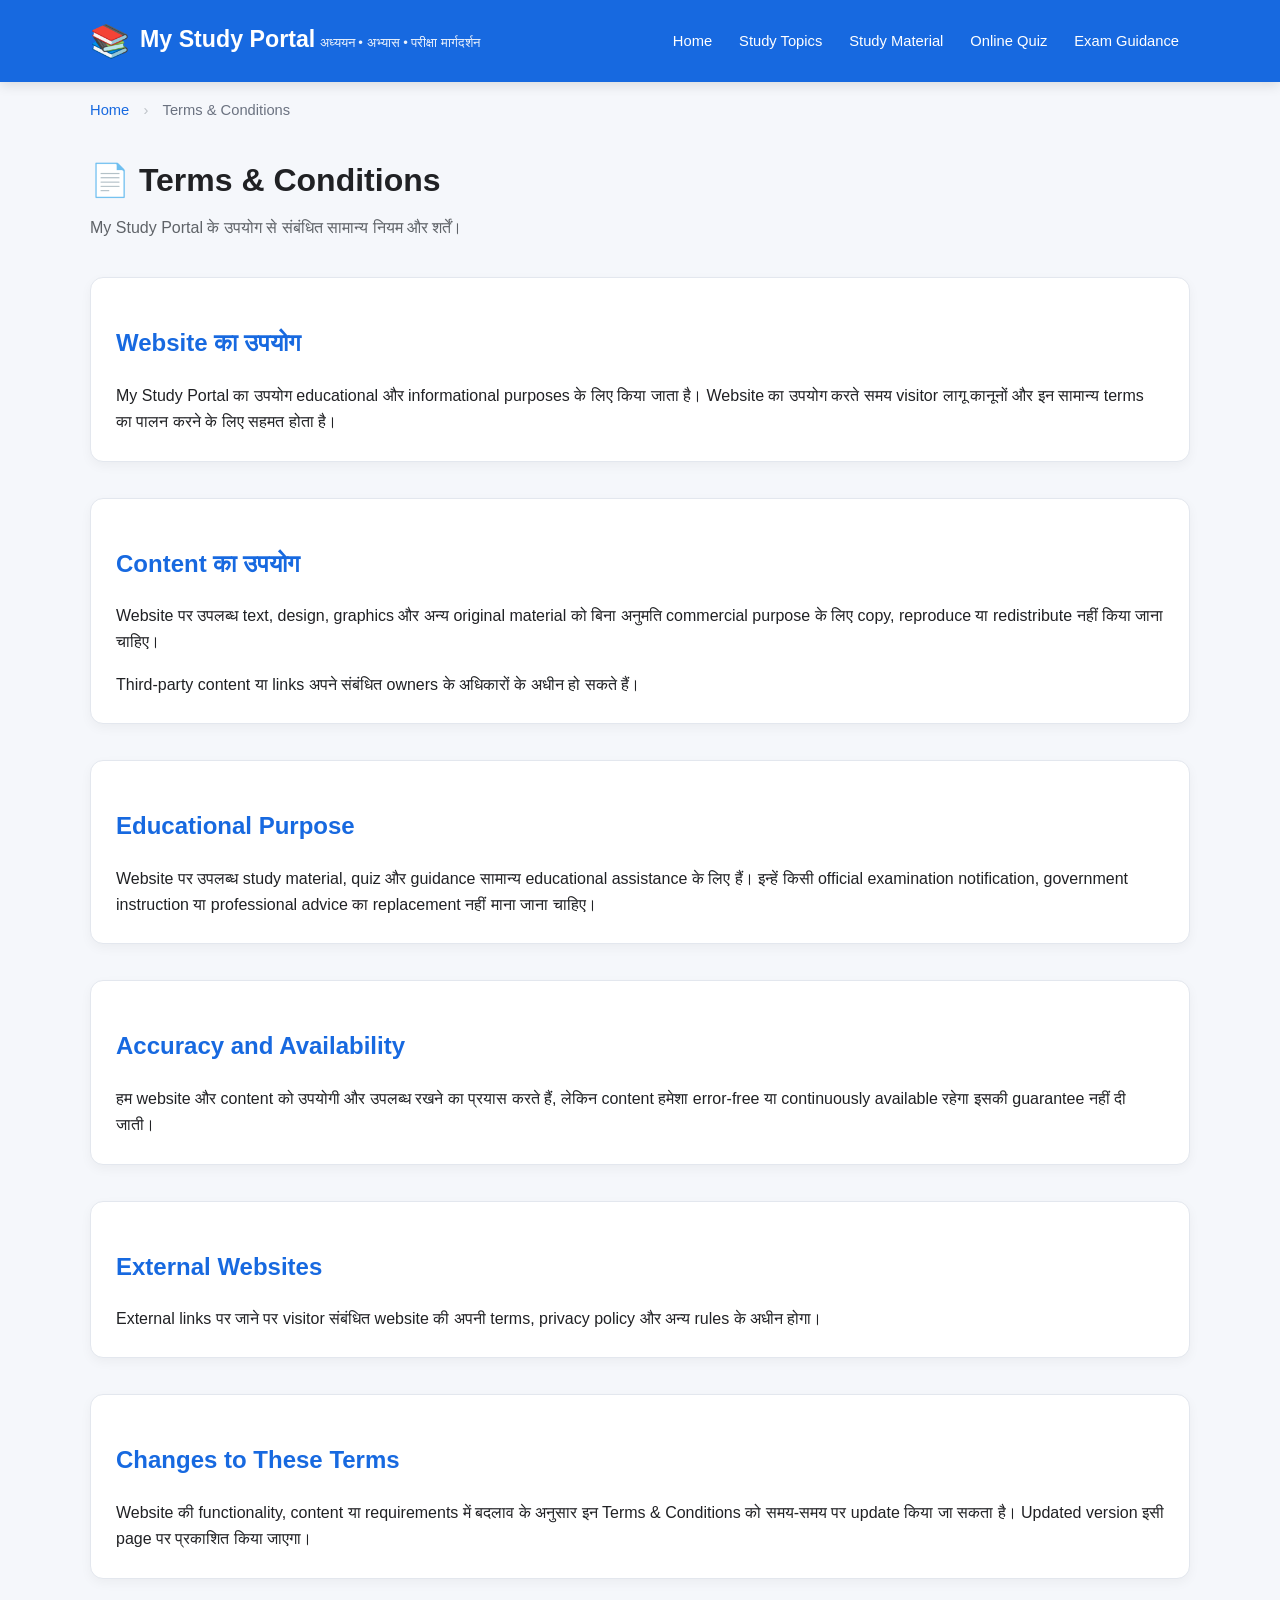
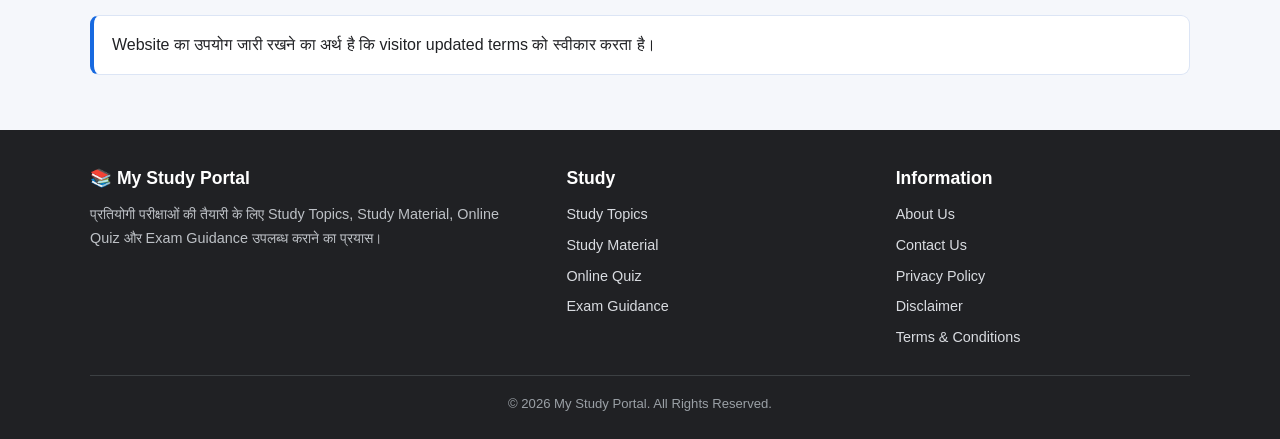
<file: terms.html>
<!DOCTYPE html>
<html lang="hi">
<head>
  <meta charset="UTF-8">
  <meta name="viewport" content="width=device-width, initial-scale=1.0">
  <title>Terms & Conditions | My Study Portal</title>
  <meta name="description" content="My Study Portal के Terms and Conditions और website के उपयोग से संबंधित नियम।">
  <meta name="robots" content="index, follow">
  <meta name="theme-color" content="#1769e0">
  <link rel="stylesheet" href="style.css">
</head>
<body>
<header class="site-header">
  <div class="header-inner">
    <a href="index.html" class="site-brand" aria-label="My Study Portal Home">
      <span class="site-brand-icon">📚</span>
      <span class="site-brand-text">
        <span class="site-brand-title">My Study Portal</span>
        <span class="site-brand-tagline">अध्ययन • अभ्यास • परीक्षा मार्गदर्शन</span>
      </span>
    </a>
    <nav class="main-nav" aria-label="मुख्य नेविगेशन">
      <a href="index.html">Home</a>
      <a href="index.html#study-topics">Study Topics</a>
      <a href="study-material.html">Study Material</a>
      <a href="index.html#online-quiz">Online Quiz</a>
      <a href="exam-guidance.html">Exam Guidance</a>
    </nav>
  </div>
</header>

<main class="container">
  <div class="breadcrumb">
    <a href="index.html">Home</a>
    <span class="breadcrumb-separator">›</span>
    <span>Terms &amp; Conditions</span>
  </div>

  <section class="page-header">
    <h1>📄 Terms &amp; Conditions</h1>
    <p>My Study Portal के उपयोग से संबंधित सामान्य नियम और शर्तें।</p>
  </section>

  <section class="section">
    <div class="content-box">
      <h2>Website का उपयोग</h2>
      <p>
        My Study Portal का उपयोग educational और informational purposes के लिए
        किया जाता है। Website का उपयोग करते समय visitor लागू कानूनों और इन
        सामान्य terms का पालन करने के लिए सहमत होता है।
      </p>
    </div>
  </section>

  <section class="section">
    <div class="content-box">
      <h2>Content का उपयोग</h2>
      <p>
        Website पर उपलब्ध text, design, graphics और अन्य original material को
        बिना अनुमति commercial purpose के लिए copy, reproduce या redistribute
        नहीं किया जाना चाहिए।
      </p>
      <p>
        Third-party content या links अपने संबंधित owners के अधिकारों के अधीन
        हो सकते हैं।
      </p>
    </div>
  </section>

  <section class="section">
    <div class="content-box">
      <h2>Educational Purpose</h2>
      <p>
        Website पर उपलब्ध study material, quiz और guidance सामान्य educational
        assistance के लिए हैं। इन्हें किसी official examination notification,
        government instruction या professional advice का replacement नहीं माना
        जाना चाहिए।
      </p>
    </div>
  </section>

  <section class="section">
    <div class="content-box">
      <h2>Accuracy and Availability</h2>
      <p>
        हम website और content को उपयोगी और उपलब्ध रखने का प्रयास करते हैं,
        लेकिन content हमेशा error-free या continuously available रहेगा इसकी
        guarantee नहीं दी जाती।
      </p>
    </div>
  </section>

  <section class="section">
    <div class="content-box">
      <h2>External Websites</h2>
      <p>
        External links पर जाने पर visitor संबंधित website की अपनी terms,
        privacy policy और अन्य rules के अधीन होगा।
      </p>
    </div>
  </section>

  <section class="section">
    <div class="content-box">
      <h2>Changes to These Terms</h2>
      <p>
        Website की functionality, content या requirements में बदलाव के अनुसार
        इन Terms &amp; Conditions को समय-समय पर update किया जा सकता है।
        Updated version इसी page पर प्रकाशित किया जाएगा।
      </p>
    </div>
  </section>

  <section class="section">
    <div class="notice">
      <p>
        Website का उपयोग जारी रखने का अर्थ है कि visitor updated terms को
        स्वीकार करता है।
      </p>
    </div>
  </section>
</main>

<footer class="site-footer">
  <div class="footer-inner">
    <div class="footer-grid">
      <div>
        <h2 class="footer-title">📚 My Study Portal</h2>
        <p class="footer-text">प्रतियोगी परीक्षाओं की तैयारी के लिए Study Topics, Study Material, Online Quiz और Exam Guidance उपलब्ध कराने का प्रयास।</p>
      </div>
      <div>
        <h2 class="footer-title">Study</h2>
        <div class="footer-links">
          <a href="index.html#study-topics">Study Topics</a>
          <a href="study-material.html">Study Material</a>
          <a href="index.html#online-quiz">Online Quiz</a>
          <a href="exam-guidance.html">Exam Guidance</a>
        </div>
      </div>
      <div>
        <h2 class="footer-title">Information</h2>
        <div class="footer-links">
          <a href="about.html">About Us</a>
          <a href="contact.html">Contact Us</a>
          <a href="privacy.html">Privacy Policy</a>
          <a href="disclaimer.html">Disclaimer</a>
          <a href="terms.html">Terms &amp; Conditions</a>
        </div>
      </div>
    </div>
    <div class="footer-bottom">© 2026 My Study Portal. All Rights Reserved.</div>
  </div>
</footer>
</body>
</html>
</file>
<file: style.css>
/* =========================================================
   MY STUDY PORTAL - COMMON STYLESHEET
   ========================================================= */

* {
  box-sizing: border-box;
}

html {
  scroll-behavior: smooth;
}

body {
  margin: 0;
  padding: 0;
  font-family:
    "Noto Sans Devanagari",
    "Nirmala UI",
    "Segoe UI",
    Roboto,
    Arial,
    sans-serif;
  background: #f5f7fb;
  color: #202124;
  line-height: 1.65;
}

/* =========================================================
   GENERAL
   ========================================================= */

a {
  color: #1769e0;
  text-decoration: none;
}

a:hover {
  text-decoration: underline;
}

img {
  max-width: 100%;
  height: auto;
}

.container {
  width: min(1100px, 92%);
  margin: 0 auto;
}

.section {
  margin: 36px 0;
}

.section-title {
  margin: 0 0 18px;
  font-size: 1.75rem;
  line-height: 1.3;
  color: #202124;
}

.section-description {
  margin: -6px 0 22px;
  color: #5f6368;
}

/* =========================================================
   HEADER
   ========================================================= */

.site-header {
  background: #1769e0;
  color: #fff;
  box-shadow: 0 3px 12px rgba(0, 0, 0, 0.12);
}

.header-inner {
  width: min(1100px, 92%);
  min-height: 82px;
  margin: 0 auto;
  display: flex;
  align-items: center;
  justify-content: space-between;
  gap: 25px;
}

.site-brand {
  color: #fff;
  text-decoration: none;
  display: flex;
  align-items: center;
  gap: 10px;
  min-width: 0;
}

.site-brand:hover {
  text-decoration: none;
}

.site-brand-icon {
  font-size: 2rem;
  line-height: 1;
}

.site-brand-text {
  min-width: 0;
}

.site-brand-title {
  margin: 0;
  font-size: 1.45rem;
  font-weight: 700;
  line-height: 1.2;
}

.site-brand-tagline {
  margin: 3px 0 0;
  font-size: 0.82rem;
  opacity: 0.92;
}

/* =========================================================
   NAVIGATION
   ========================================================= */

.main-nav {
  display: flex;
  align-items: center;
  justify-content: flex-end;
  gap: 5px;
  flex-wrap: wrap;
}

.main-nav a {
  color: #fff;
  text-decoration: none;
  padding: 8px 11px;
  border-radius: 7px;
  font-size: 0.92rem;
  transition: background 0.2s ease;
}

.main-nav a:hover,
.main-nav a.active {
  background: rgba(255, 255, 255, 0.16);
}

/* =========================================================
   HERO
   ========================================================= */

.hero {
  margin: 34px 0;
  padding: 42px 32px;
  background: #fff;
  border-radius: 16px;
  border: 1px solid #e5e8ee;
  box-shadow: 0 5px 18px rgba(0, 0, 0, 0.05);
}

.hero h1 {
  margin: 0 0 12px;
  font-size: 2.15rem;
  line-height: 1.25;
  color: #1769e0;
}

.hero p {
  max-width: 780px;
  margin: 0;
  color: #4d5156;
  font-size: 1.05rem;
}

.hero-actions {
  display: flex;
  flex-wrap: wrap;
  gap: 12px;
  margin-top: 24px;
}

/* =========================================================
   BUTTONS
   ========================================================= */

.btn {
  display: inline-block;
  padding: 10px 17px;
  border-radius: 8px;
  font-weight: 600;
  text-decoration: none;
  border: 1px solid transparent;
  cursor: pointer;
  transition:
    transform 0.15s ease,
    box-shadow 0.15s ease,
    background 0.15s ease;
}

.btn:hover {
  text-decoration: none;
  transform: translateY(-1px);
}

.btn-primary {
  background: #1769e0;
  color: #fff;
  box-shadow: 0 3px 8px rgba(23, 105, 224, 0.22);
}

.btn-primary:hover {
  background: #155fc8;
}

.btn-secondary {
  background: #fff;
  color: #1769e0;
  border-color: #cbd5e1;
}

.btn-secondary:hover {
  background: #f4f7fb;
}

/* =========================================================
   QUICK ACCESS CARDS
   ========================================================= */

.quick-grid {
  display: grid;
  grid-template-columns: repeat(4, 1fr);
  gap: 17px;
}

.quick-card {
  display: block;
  background: #fff;
  color: #202124;
  padding: 22px 19px;
  border: 1px solid #e3e7ee;
  border-radius: 13px;
  box-shadow: 0 4px 12px rgba(0, 0, 0, 0.045);
  transition:
    transform 0.2s ease,
    box-shadow 0.2s ease,
    border-color 0.2s ease;
}

.quick-card:hover {
  text-decoration: none;
  transform: translateY(-3px);
  border-color: #b8cef2;
  box-shadow: 0 9px 22px rgba(0, 0, 0, 0.09);
}

.quick-icon {
  font-size: 2rem;
  margin-bottom: 9px;
}

.quick-title {
  font-size: 1.12rem;
  font-weight: 700;
  margin-bottom: 5px;
}

.quick-text {
  color: #62666b;
  font-size: 0.9rem;
}

/* =========================================================
   SUBJECT GRID
   ========================================================= */

.subject-grid {
  display: grid;
  grid-template-columns: repeat(4, 1fr);
  gap: 17px;
}

.subject-card {
  display: flex;
  flex-direction: column;
  align-items: center;
  justify-content: center;
  min-height: 160px;
  padding: 22px 15px;
  background: #fff;
  color: #202124;
  text-align: center;
  border: 1px solid #e3e7ee;
  border-bottom: 4px solid #1769e0;
  border-radius: 13px;
  box-shadow: 0 4px 12px rgba(0, 0, 0, 0.045);
  transition:
    transform 0.2s ease,
    box-shadow 0.2s ease,
    border-color 0.2s ease;
}

.subject-card:hover {
  text-decoration: none;
  transform: translateY(-4px);
  box-shadow: 0 9px 22px rgba(0, 0, 0, 0.10);
}

.subject-icon {
  font-size: 2.45rem;
  line-height: 1;
  margin-bottom: 13px;
}

.subject-title {
  font-size: 1.05rem;
  font-weight: 700;
  line-height: 1.4;
}

/* =========================================================
   CONTENT / INFORMATION BOX
   ========================================================= */

.content-box {
  background: #fff;
  padding: 25px;
  border: 1px solid #e3e7ee;
  border-radius: 13px;
  box-shadow: 0 4px 12px rgba(0, 0, 0, 0.045);
}

.content-box h2,
.content-box h3 {
  color: #1769e0;
}

.content-box p:first-child {
  margin-top: 0;
}

.content-box p:last-child {
  margin-bottom: 0;
}

.content-box ul,
.content-box ol {
  padding-left: 23px;
}

.content-box li {
  margin-bottom: 7px;
}

/* =========================================================
   TWO / THREE COLUMN CONTENT
   ========================================================= */

.content-grid {
  display: grid;
  grid-template-columns: repeat(2, 1fr);
  gap: 18px;
}

.content-grid.three {
  grid-template-columns: repeat(3, 1fr);
}

/* =========================================================
   FEATURE LIST
   ========================================================= */

.feature-list {
  display: grid;
  gap: 10px;
  margin: 0;
  padding: 0;
  list-style: none;
}

.feature-list li {
  background: #fff;
  padding: 13px 15px;
  border: 1px solid #e3e7ee;
  border-radius: 9px;
}

/* =========================================================
   BREADCRUMB
   ========================================================= */

.breadcrumb {
  margin: 22px 0 0;
  color: #6b7280;
  font-size: 0.9rem;
}

.breadcrumb a {
  color: #1769e0;
}

.breadcrumb-separator {
  margin: 0 7px;
  color: #9aa0a6;
}

/* =========================================================
   NOTICE
   ========================================================= */

.notice {
  background: #fff;
  border: 1px solid #dce5f5;
  border-left: 4px solid #1769e0;
  border-radius: 9px;
  padding: 16px 18px;
}

.notice p {
  margin: 0;
}

/* =========================================================
   FOOTER
   ========================================================= */

.site-footer {
  margin-top: 55px;
  background: #202124;
  color: #d9dce1;
}

.footer-inner {
  width: min(1100px, 92%);
  margin: 0 auto;
  padding: 34px 0 25px;
}

.footer-grid {
  display: grid;
  grid-template-columns: 1.5fr 1fr 1fr;
  gap: 35px;
}

.footer-title {
  margin: 0 0 10px;
  color: #fff;
  font-size: 1.1rem;
}

.footer-text {
  margin: 0;
  color: #bdc1c6;
  font-size: 0.9rem;
}

.footer-links {
  display: flex;
  flex-direction: column;
  gap: 7px;
}

.footer-links a {
  color: #d9dce1;
  text-decoration: none;
  font-size: 0.9rem;
}

.footer-links a:hover {
  color: #fff;
  text-decoration: underline;
}

.footer-bottom {
  margin-top: 25px;
  padding-top: 17px;
  border-top: 1px solid #3c4043;
  text-align: center;
  color: #9aa0a6;
  font-size: 0.82rem;
}

/* =========================================================
   PAGE TITLE
   ========================================================= */

.page-header {
  margin: 32px 0 25px;
}

.page-header h1 {
  margin: 0 0 8px;
  font-size: 2rem;
  color: #202124;
}

.page-header p {
  margin: 0;
  color: #5f6368;
}

/* =========================================================
   RESPONSIVE - TABLET
   ========================================================= */

@media (max-width: 900px) {

  .header-inner {
    flex-direction: column;
    justify-content: center;
    padding: 18px 0;
    gap: 13px;
  }

  .main-nav {
    justify-content: center;
  }

  .quick-grid {
    grid-template-columns: repeat(2, 1fr);
  }

  .subject-grid {
    grid-template-columns: repeat(3, 1fr);
  }

  .content-grid.three {
    grid-template-columns: repeat(2, 1fr);
  }

  .footer-grid {
    grid-template-columns: 1fr 1fr;
  }
}

/* =========================================================
   RESPONSIVE - MOBILE
   ========================================================= */

@media (max-width: 650px) {

  .container {
    width: 94%;
  }

  .header-inner {
    width: 94%;
  }

  .site-brand-title {
    font-size: 1.25rem;
  }

  .site-brand-tagline {
    font-size: 0.76rem;
  }

  .main-nav {
    width: 100%;
    gap: 2px;
  }

  .main-nav a {
    padding: 7px 8px;
    font-size: 0.82rem;
  }

  .hero {
    padding: 28px 20px;
    margin-top: 25px;
  }

  .hero h1 {
    font-size: 1.7rem;
  }

  .hero p {
    font-size: 0.96rem;
  }

  .section {
    margin: 28px 0;
  }

  .section-title {
    font-size: 1.45rem;
  }

  .quick-grid,
  .subject-grid,
  .content-grid,
  .content-grid.three {
    grid-template-columns: 1fr 1fr;
    gap: 12px;
  }

  .quick-card {
    padding: 18px 14px;
  }

  .quick-icon {
    font-size: 1.7rem;
  }

  .quick-title {
    font-size: 1rem;
  }

  .quick-text {
    font-size: 0.82rem;
  }

  .subject-card {
    min-height: 135px;
    padding: 18px 10px;
  }

  .subject-icon {
    font-size: 2rem;
  }

  .subject-title {
    font-size: 0.9rem;
  }

  .content-box {
    padding: 19px;
  }

  .footer-grid {
    grid-template-columns: 1fr;
    gap: 25px;
  }
}

/* =========================================================
   VERY SMALL MOBILE
   ========================================================= */

@media (max-width: 400px) {

  .quick-grid,
  .subject-grid,
  .content-grid,
  .content-grid.three {
    grid-template-columns: 1fr;
  }

  .main-nav a {
    font-size: 0.78rem;
  }

  .hero h1 {
    font-size: 1.5rem;
  }
}

/* ============================================================
   Central UI additions
   ============================================================ */

.nav-toggle {
  display: none;
  border: 0;
  background: transparent;
  font-size: 1.5rem;
  cursor: pointer;
  padding: 0.4rem;
}

.main-nav a.active {
  font-weight: 700;
}

.breadcrumb {
  display: flex;
  flex-wrap: wrap;
  gap: 0.45rem;
  align-items: center;
  margin: 1rem 0;
  font-size: 0.92rem;
}

.breadcrumb-separator {
  opacity: 0.6;
}

[data-ad-slot] {
  width: 100%;
  min-height: 0;
  margin: 1rem 0;
}

@media (max-width: 760px) {
  .nav-toggle {
    display: block;
  }

  .main-nav {
    display: none;
    width: 100%;
  }

  .main-nav.nav-open {
    display: flex;
    flex-direction: column;
  }

  .header-inner {
    position: relative;
    flex-wrap: wrap;
  }
}
</file>
